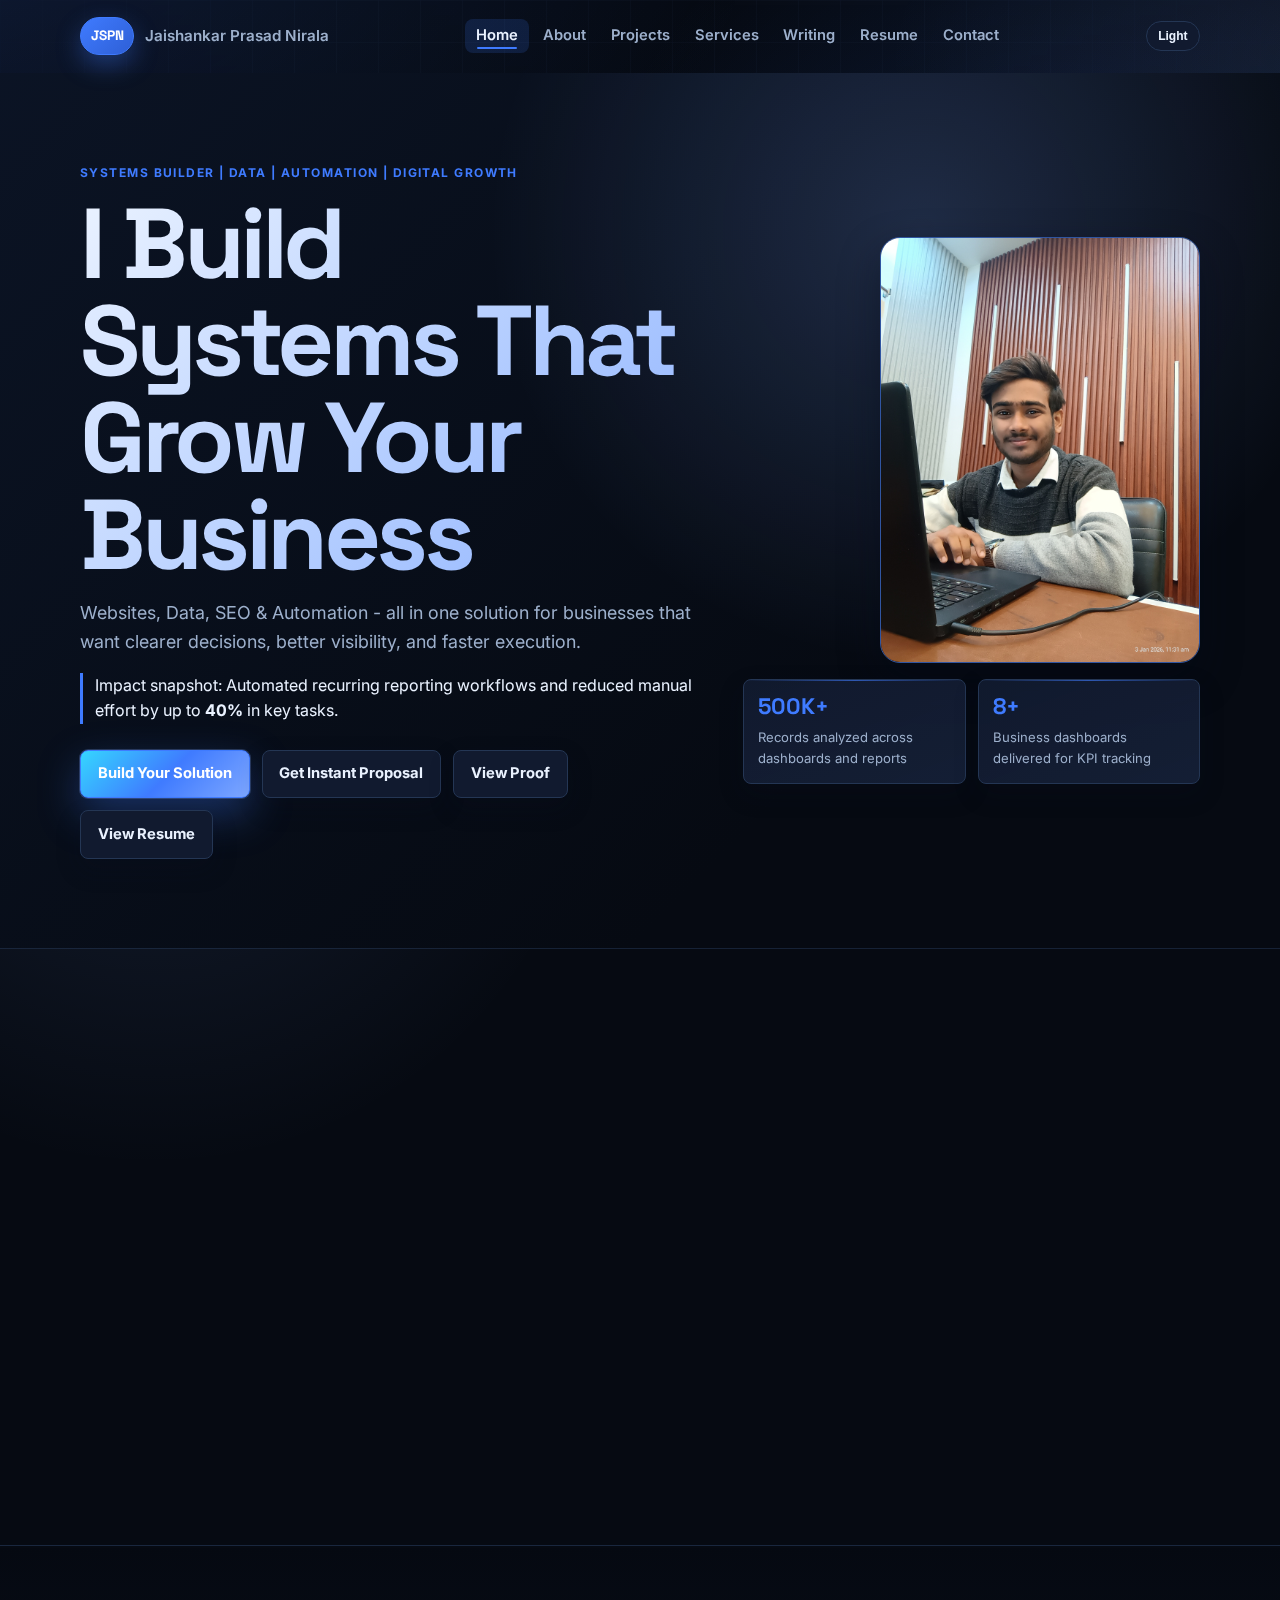
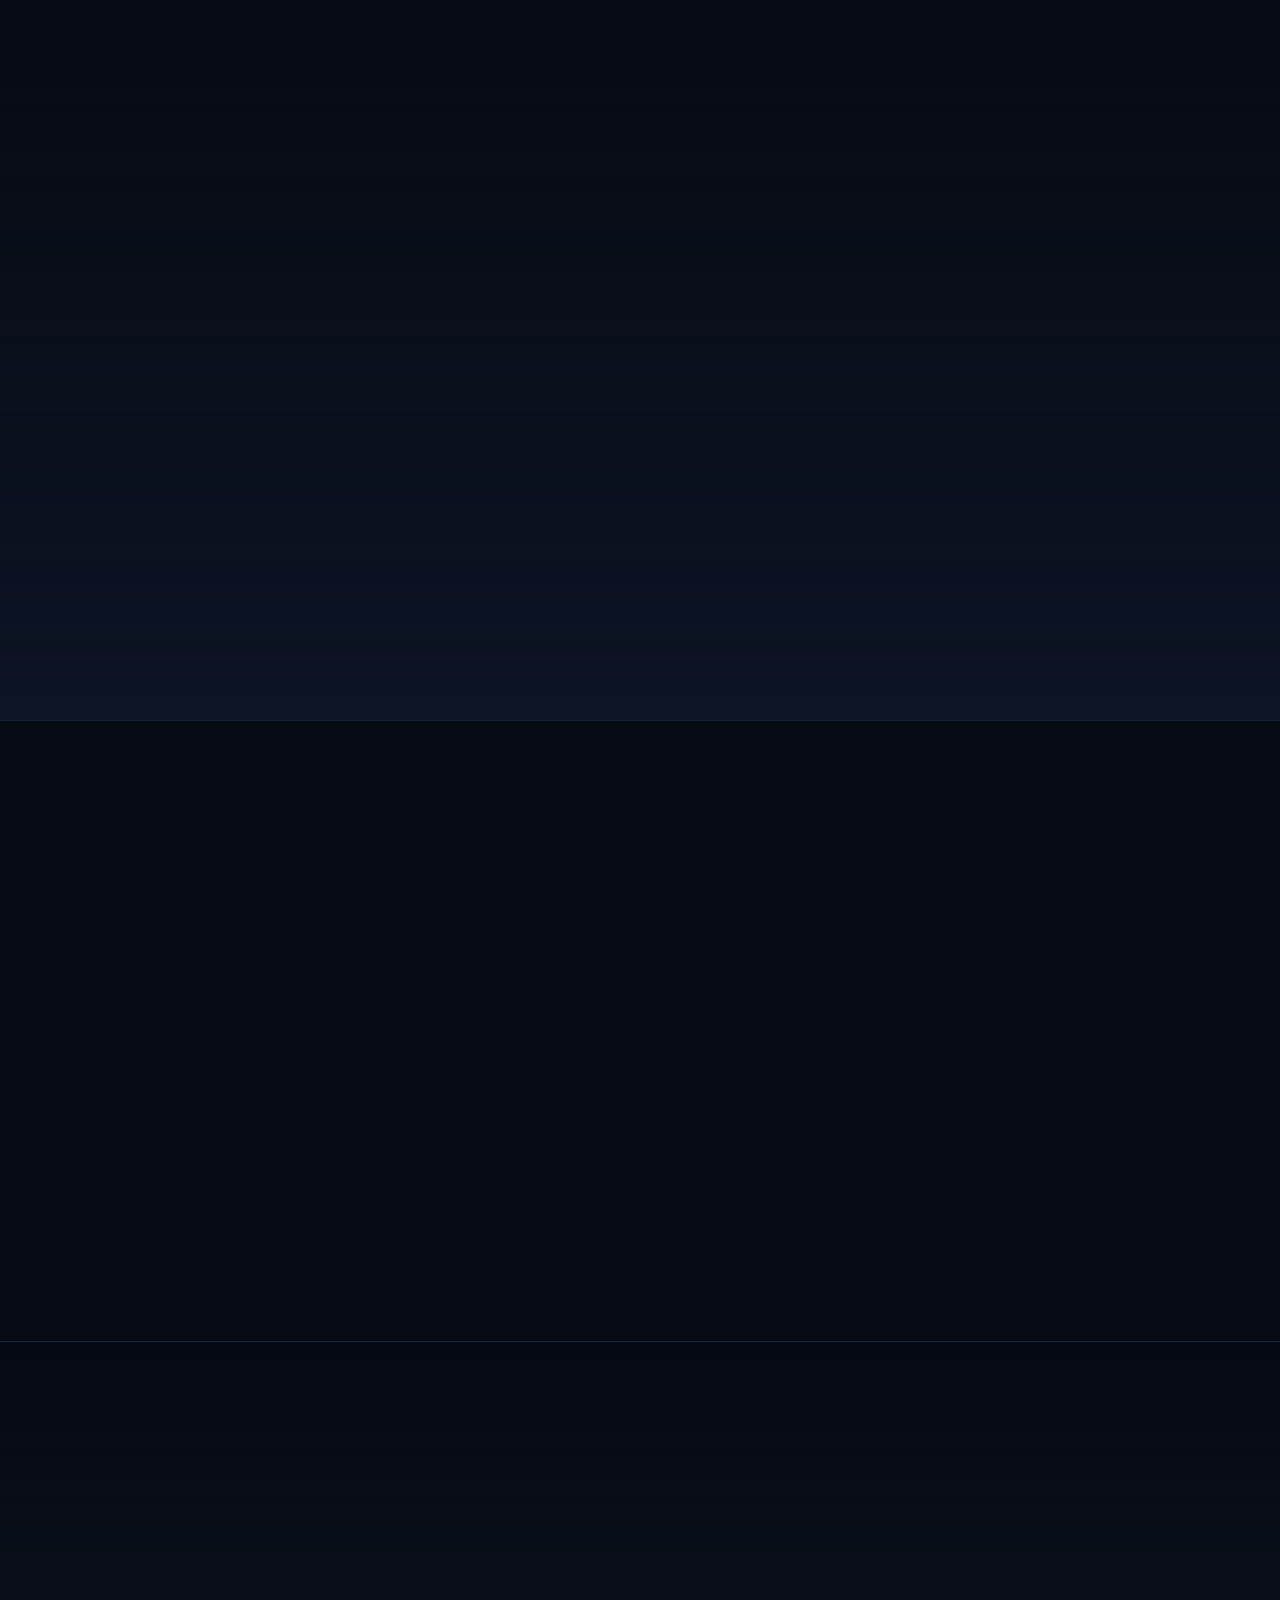
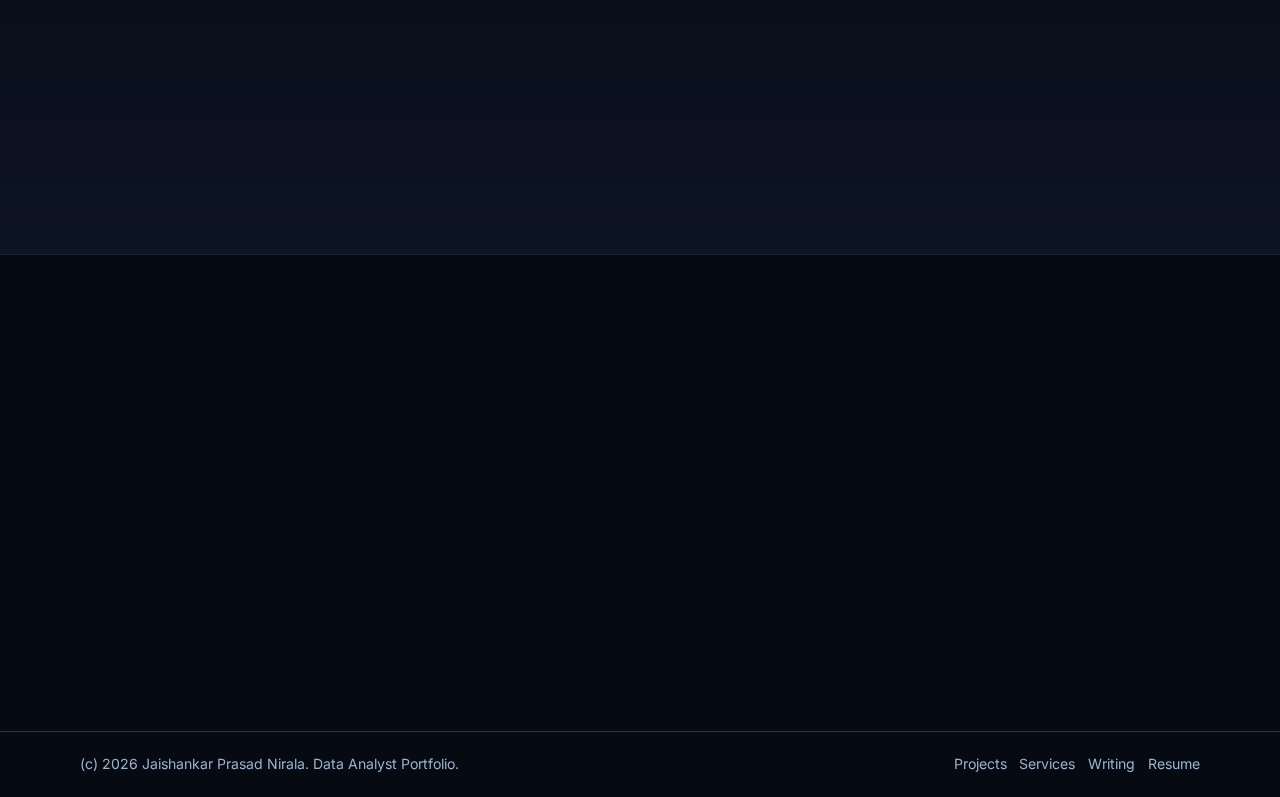
<file: index.html>
<!DOCTYPE html>
<html lang="en">
<head>
  <meta charset="UTF-8">
  <meta name="viewport" content="width=device-width, initial-scale=1.0">
  <title>Data Analyst Portfolio | Python, SQL & Power BI Expert</title>
  <meta name="author" content="Jaishankar Prasad Nirala">
  <meta name="description" content="Indian Data Analyst Portfolio showcasing Python, SQL reporting, Power BI dashboards & business automation. Hire an MIS reporting specialist.">
  <meta name="keywords" content="Data Analyst Portfolio, Python Data Analyst, SQL Reporting Specialist, Power BI Dashboard Developer, MIS Executive Portfolio, Jaishankar Prasad Nirala, JSPN portfolio, data analyst India, data analytics upwork" />
  <meta name="robots" content="index, follow">
  <meta name="theme-color" content="#0b1020">
  <link rel="canonical" href="https://jspn9400.github.io/portpholio/" />
  <link rel="alternate" hreflang="en" href="https://jspn9400.github.io/portpholio/" />
  <link rel="alternate" hreflang="x-default" href="https://jspn9400.github.io/portpholio/" />
  <meta property="og:type" content="website">
  <meta property="og:locale" content="en_US">
  <meta property="og:site_name" content="JSPN Portfolio">
  <meta property="og:title" content="Data Analyst Portfolio | Python, SQL and Power BI Expert">
  <meta property="og:description" content="Portfolio of Jaishankar Prasad Nirala with SQL, Python, Power BI projects and business reporting case studies.">
  <meta property="og:url" content="https://jspn9400.github.io/portpholio/">
  <meta property="og:image" content="https://jspn9400.github.io/portpholio/assets/others/IMG_20260103_113121168.jpg">
  <meta name="twitter:card" content="summary_large_image">
  <meta name="twitter:title" content="Data Analyst Portfolio | Python, SQL and Power BI Expert">
  <meta name="twitter:description" content="SQL, Python, Power BI portfolio with impact-driven analytics projects and reporting workflows.">
  <meta name="twitter:image" content="https://jspn9400.github.io/portpholio/assets/others/IMG_20260103_113121168.jpg">
  <script type="application/ld+json">
  {"@context":"https://schema.org","@type":"Person","name":"Jaishankar Prasad Nirala","jobTitle":"Data Analyst","url":"https://jspn9400.github.io/portpholio/","sameAs":["https://github.com/JSPN9400","https://www.linkedin.com/in/jaishankar-prasad-nirala-440a44243/"],"address":{"@type":"PostalAddress","addressCountry":"IN"}}
  </script>
  <script type="application/ld+json">
  {"@context":"https://schema.org","@type":"WebSite","name":"JSPN Portfolio","url":"https://jspn9400.github.io/portpholio/"}
  </script>
  <script type="application/ld+json">
  {"@context":"https://schema.org","@type":"WebPage","name":"Data Analyst Portfolio | Jaishankar Prasad Nirala","url":"https://jspn9400.github.io/portpholio/","description":"Portfolio of Jaishankar Prasad Nirala with SQL, Python, Power BI projects and business reporting case studies.","inLanguage":"en"}
  </script>
  <link rel="preconnect" href="https://fonts.googleapis.com">
  <link rel="preconnect" href="https://fonts.gstatic.com" crossorigin>
  <link href="https://fonts.googleapis.com/css2?family=Inter:wght@400;500;600;700;800&family=Space+Grotesk:wght@600;700&display=swap" rel="stylesheet">
  <link rel="stylesheet" href="assets/css/style.css?v=20260413.3">
  <script src="assets/js/script.js?v=20260224.1" defer></script>
</head>
<body data-page="home">
  <header class="site-header">
    <div class="container nav-container">
      <a class="brand" href="index.html" aria-label="Go to homepage">
        <span class="brand-mark">JSPN</span>
        <span class="brand-text">Jaishankar Prasad Nirala</span>
      </a>

      <button class="hamburger" id="hamburger" aria-label="Toggle navigation" aria-expanded="false" aria-controls="main-nav">
        <span></span>
        <span></span>
        <span></span>
      </button>

      <nav class="main-nav" id="main-nav" aria-label="Main navigation">
        <a class="nav-link" href="#home">Home</a>
        <a class="nav-link" href="#about">About</a>
        <a class="nav-link" href="projects.html">Projects</a>
        <a class="nav-link" href="freelance.html">Services</a>
        <a class="nav-link" href="writing.html">Writing</a>
        <a class="nav-link" href="resume.html">Resume</a>
        <a class="nav-link" href="#contact">Contact</a>
      </nav>

      <button class="theme-toggle" id="theme-toggle" aria-label="Toggle light and dark theme">
        <span id="theme-toggle-icon">Moon</span>
      </button>
    </div>
  </header>

  <main>
    <section class="hero section" id="home">
      <div class="hero-gradient"></div>
      <div class="container hero-grid">
        <div class="hero-copy reveal">
          <p class="eyebrow">Systems Builder | Data | Automation | Digital Growth</p>
          <h1>I Build Systems That Grow Your Business</h1>
          <p class="hero-summary">
            Websites, Data, SEO & Automation - all in one solution for businesses that want clearer decisions, better visibility, and faster execution.
          </p>
          <p class="impact-line">
            Impact snapshot: Automated recurring reporting workflows and reduced manual effort by up to <strong>40%</strong> in key tasks.
          </p>
          <div class="hero-actions">
            <a class="btn btn-primary" href="freelance.html">Build Your Solution</a>
            <a class="btn btn-secondary" href="freelance.html#enquiry-form">Get Instant Proposal</a>
            <a class="btn btn-secondary" href="projects.html">View Proof</a>
            <a class="btn btn-secondary" href="resume.html">View Resume</a>
          </div>
        </div>
        <div class="hero-media reveal">
          <img src="assets/others/IMG_20260103_113121168.jpg" alt="Portrait of Jaishankar Prasad Nirala" class="profile-image" loading="lazy">
          <div class="hero-metrics">
            <article class="metric-card">
              <h3>500K+</h3>
              <p>Records analyzed across dashboards and reports</p>
            </article>
            <article class="metric-card">
              <h3>8+</h3>
              <p>Business dashboards delivered for KPI tracking</p>
            </article>
          </div>
        </div>
      </div>
    </section>

    <section class="section" id="about">
      <div class="container">
        <div class="section-head reveal">
          <p class="eyebrow">About</p>
          <h2>Business-focused analytics execution</h2>
        </div>
        <div class="about-content reveal">
          <p>I am a results-driven Data Analyst and MIS Reporting Specialist based in India, building automated dashboards and analytical solutions that help business leaders and recruiters make data-backed decisions. With over two years of practical experience, I have delivered 5+ end-to-end projects, designed SQL reporting databases, written 500+ complex queries, and deployed interactive Power BI dashboards for KPI tracking.</p>
          <p>My toolkit includes <strong>Python (pandas, NumPy, matplotlib)</strong> for automation and data preparation, <strong>SQL</strong> for relational and analytical queries, and <strong>Power BI</strong> for decision-focused reporting. I have improved process efficiency by <strong>up to 40% through automation</strong>, replacing manual reporting with repeatable workflows.</p>
          <p>I work with a structured delivery model: clarify requirements, build clean data logic, create meaningful visuals, and iterate based on stakeholder feedback. This keeps reports reliable, understandable, and useful for real business decisions.</p>
          <p>Whether you are a recruiter hiring for analytics roles or a client needing reporting automation, this portfolio demonstrates practical delivery, measurable impact, and production-minded execution.</p>
        </div>
      </div>
    </section>

    <section class="section section-muted" id="skills">
      <div class="container">
        <div class="section-head reveal">
          <p class="eyebrow">Capabilities</p>
          <h2>Core strengths used to deliver outcomes</h2>
        </div>
        <div class="skills-grid reveal">
          <article class="skill-card-strong">
            <div class="skill-card-head">
              <h3>SQL Analytics</h3>
              <span class="skill-level">Advanced</span>
            </div>
            <ul class="skill-points">
              <li>Complex KPI queries with CTE and window functions.</li>
              <li>Faster reporting cuts repetitive manual extraction work.</li>
            </ul>
            <p class="skill-proof">Used in multi-dashboard reporting pipelines.</p>
          </article>

          <article class="skill-card-strong">
            <div class="skill-card-head">
              <h3>Python Automation</h3>
              <span class="skill-level">Advanced</span>
            </div>
            <ul class="skill-points">
              <li>Automated cleaning, validation, and recurring report prep.</li>
              <li>Improves consistency and reduces avoidable reporting errors.</li>
            </ul>
            <p class="skill-proof">Contributed to up to 40% manual effort reduction.</p>
          </article>

          <article class="skill-card-strong">
            <div class="skill-card-head">
              <h3>Power BI Storytelling</h3>
              <span class="skill-level">Advanced</span>
            </div>
            <ul class="skill-points">
              <li>Executive-ready dashboards for finance and operations KPIs.</li>
              <li>Designed for faster decision review in management meetings.</li>
            </ul>
            <p class="skill-proof">Delivered 8+ dashboard views across use cases.</p>
          </article>

          <article class="skill-card-strong">
            <div class="skill-card-head">
              <h3>MIS Reporting</h3>
              <span class="skill-level">Strong</span>
            </div>
            <ul class="skill-points">
              <li>Built reusable templates for weekly and monthly reporting.</li>
              <li>Improves stakeholder visibility on target vs actual performance.</li>
            </ul>
            <p class="skill-proof">Supports structured performance tracking cycles.</p>
          </article>

          <article class="skill-card-strong">
            <div class="skill-card-head">
              <h3>Excel + Power Query</h3>
              <span class="skill-level">Advanced</span>
            </div>
            <ul class="skill-points">
              <li>Modeling, pivot analysis, and structured transformation flows.</li>
              <li>Reliable operational reporting where spreadsheet workflows exist.</li>
            </ul>
            <p class="skill-proof">Improved speed and consistency in ad-hoc analysis.</p>
          </article>

          <article class="skill-card-strong">
            <div class="skill-card-head">
              <h3>Business Insight Delivery</h3>
              <span class="skill-level">Strong</span>
            </div>
            <ul class="skill-points">
              <li>Converts data outputs into clear actions for business teams.</li>
              <li>Focus on impact: revenue, efficiency, and KPI movement.</li>
            </ul>
            <p class="skill-proof">Built for Data Analyst / MIS / Reporting roles.</p>
          </article>
        </div>
      </div>
    </section>

    <section class="section" id="proof">
      <div class="container">
        <div class="section-head reveal">
          <p class="eyebrow">Why Recruiters Shortlist</p>
          <h2>What makes this portfolio relevant for Data Analyst hiring</h2>
          <p>Top portfolios clearly show impact, business context, and execution reliability, not only tool names.</p>
        </div>
        <div class="proof-grid reveal">
          <article class="proof-card">
            <h3>Business Impact First</h3>
            <p>Every project connects data work to measurable outcomes like reporting speed, KPI visibility, and process efficiency.</p>
          </article>
          <article class="proof-card">
            <h3>Decision-Ready Reporting</h3>
            <p>Dashboards and reports are structured for leaders to take action quickly, not just view charts.</p>
          </article>
          <article class="proof-card">
            <h3>Automation Mindset</h3>
            <p>Manual repetitive reporting is reduced through Python + SQL workflows for consistency and scale.</p>
          </article>
          <article class="proof-card">
            <h3>Ownership and Delivery</h3>
            <p>From problem framing to final insight communication, delivery is built as an end-to-end pipeline.</p>
          </article>
        </div>
      </div>
    </section>

    <section class="section section-muted" id="workflow">
      <div class="container">
        <div class="section-head reveal">
          <p class="eyebrow">Execution Framework</p>
          <h2>How I deliver analytics work in real teams</h2>
        </div>
        <div class="workflow-grid reveal">
          <article class="workflow-step">
            <span class="step-no">01</span>
            <h3>Define Business Question</h3>
            <p>Align KPIs and reporting objective with stakeholders before building.</p>
          </article>
          <article class="workflow-step">
            <span class="step-no">02</span>
            <h3>Prepare Reliable Data</h3>
            <p>Clean, validate, and standardize source data to improve trust in metrics.</p>
          </article>
          <article class="workflow-step">
            <span class="step-no">03</span>
            <h3>Build Analysis Layer</h3>
            <p>Create SQL/Python logic and visual model focused on decision use-cases.</p>
          </article>
          <article class="workflow-step">
            <span class="step-no">04</span>
            <h3>Communicate and Improve</h3>
            <p>Present insights clearly, gather feedback, and iterate for adoption.</p>
          </article>
        </div>
      </div>
    </section>

    <section class="section contact-section" id="contact">
      <div class="container contact-grid">
        <div class="contact-copy reveal">
          <p class="eyebrow">Contact</p>
          <h2>Let us connect for Data Analyst / MIS / Reporting opportunities.</h2>
          <p>
            I am open to full-time roles, internships, and project collaborations.
            Reach me directly using the links below.
          </p>
          <ul class="contact-points">
            <li>Email: <a href="mailto:nirla9400@gmail.com">nirla9400@gmail.com</a></li>
            <li>LinkedIn: <a href="https://www.linkedin.com/in/jaishankar-prasad-nirala-440a44243/" target="_blank" rel="noreferrer">Jaishankar Prasad Nirala</a></li>
            <li>Instagram: <a href="https://www.instagram.com/jaisankar9400/" target="_blank" rel="noreferrer">@jaisankar9400</a></li>
            <li>GitHub: <a href="https://github.com/JSPN9400" target="_blank" rel="noreferrer">JSPN9400</a></li>
          </ul>
        </div>

        <div class="contact-links-card reveal">
          <h3>Quick Connect</h3>
          <a class="contact-link-item" href="mailto:nirla9400@gmail.com">Gmail</a>
          <a class="contact-link-item" href="https://www.linkedin.com/in/jaishankar-prasad-nirala-440a44243/" target="_blank" rel="noreferrer">LinkedIn</a>
          <a class="contact-link-item" href="https://www.instagram.com/jaisankar9400/" target="_blank" rel="noreferrer">Instagram</a>
          <a class="contact-link-item" href="https://github.com/JSPN9400" target="_blank" rel="noreferrer">GitHub</a>
        </div>
      </div>
    </section>
  </main>

  <footer class="site-footer">
    <div class="container footer-wrap">
      <p>(c) 2026 Jaishankar Prasad Nirala. Data Analyst Portfolio.</p>
      <div class="footer-links">
        <a href="projects.html">Projects</a>
        <a href="freelance.html">Services</a>
        <a href="writing.html">Writing</a>
        <a href="resume.html">Resume</a>
      </div>
    </div>
  </footer>
</body>
</html>
</file>
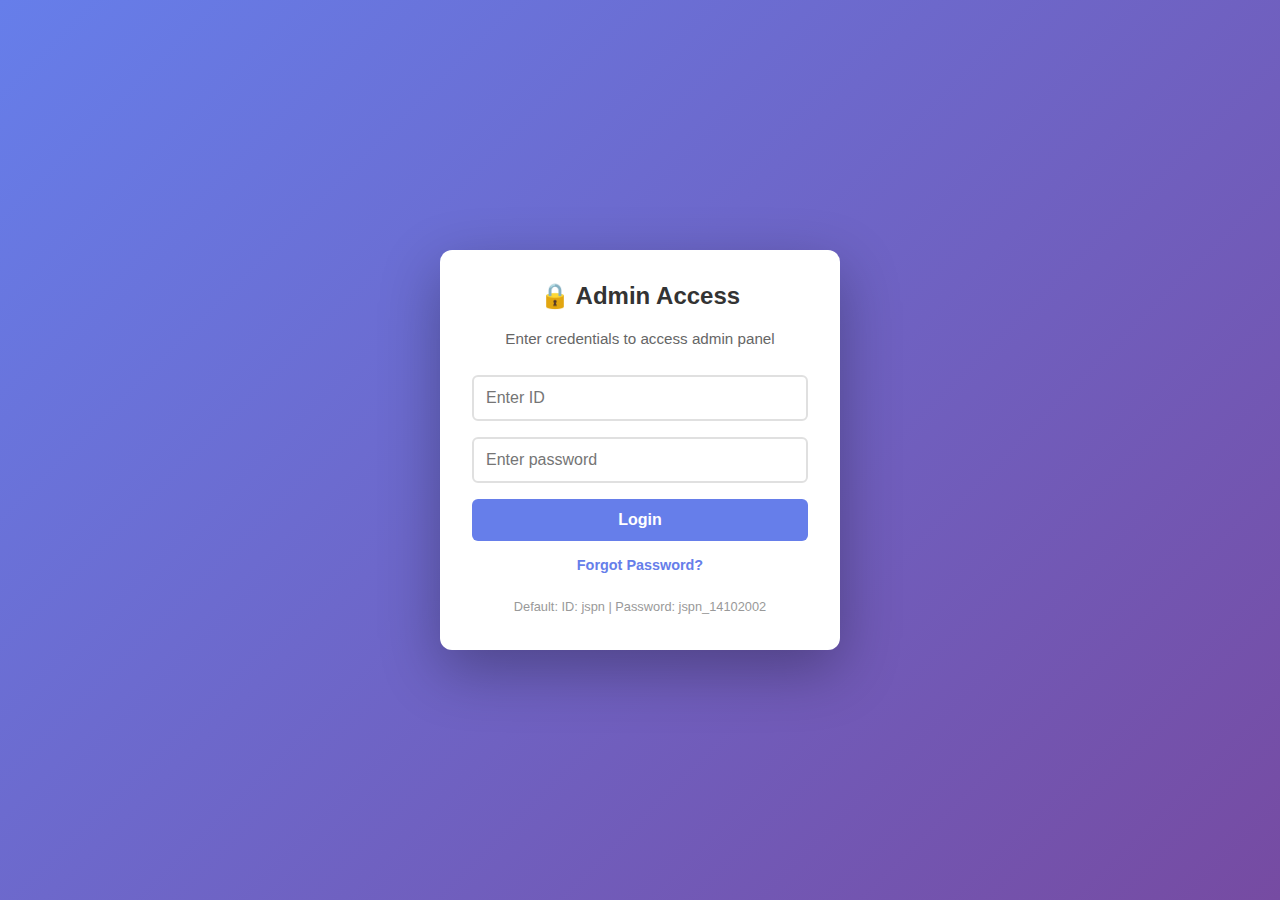
<file: admin.html>
<!DOCTYPE html>
<html lang="en">
<head>
  <meta charset="UTF-8">
  <meta name="viewport" content="width=device-width, initial-scale=1.0">
  <title>Admin Portal - Add Content</title>
  <link rel="stylesheet" href="assets/css/style.css">
  <style>
    .admin-container {
      max-width: 800px;
      margin: 0 auto;
      padding: 2rem 1rem;
    }

    .admin-form {
      background: var(--color-card);
      border: 1px solid var(--color-border);
      border-radius: 8px;
      padding: 2rem;
      margin-bottom: 2rem;
    }

    html.dark .admin-form {
      border-color: rgba(95, 163, 208, 0.15);
    }

    .form-group {
      margin-bottom: 1.5rem;
    }

    .form-group label {
      display: block;
      font-weight: 600;
      color: var(--color-text);
      margin-bottom: 0.5rem;
      font-size: 0.95rem;
    }

    .form-group input,
    .form-group select,
    .form-group textarea {
      width: 100%;
      padding: 0.75rem;
      border: 1px solid var(--color-border);
      border-radius: 4px;
      font-family: inherit;
      font-size: 0.95rem;
      background: var(--color-bg);
      color: var(--color-text);
      box-sizing: border-box;
    }

    html.dark .form-group input,
    html.dark .form-group select,
    html.dark .form-group textarea {
      border-color: rgba(95, 163, 208, 0.2);
      background: #1a1a1a;
    }

    .form-group textarea {
      min-height: 150px;
      resize: vertical;
    }

    .form-group input:focus,
    .form-group select:focus,
    .form-group textarea:focus {
      outline: none;
      border-color: var(--color-accent);
      box-shadow: 0 0 0 3px rgba(79, 70, 229, 0.1);
    }

    .button-group {
      display: flex;
      gap: 1rem;
      margin-top: 2rem;
    }

    .btn {
      padding: 0.75rem 1.5rem;
      border: none;
      border-radius: 4px;
      font-weight: 600;
      cursor: pointer;
      font-size: 0.95rem;
      transition: all 0.3s;
    }

    .btn-primary {
      background: var(--color-accent);
      color: white;
    }

    .btn-primary:hover {
      background: var(--color-accent2);
      transform: translateY(-2px);
    }

    .btn-secondary {
      background: var(--color-border);
      color: var(--color-text);
    }

    .btn-secondary:hover {
      background: var(--color-accent);
      color: white;
    }

    .success-message {
      background: #4caf50;
      color: white;
      padding: 1rem;
      border-radius: 4px;
      margin-bottom: 1rem;
      display: none;
    }

    .success-message.show {
      display: block;
    }

    .content-list {
      margin-top: 3rem;
    }

    .content-list h2 {
      font-size: 1.3rem;
      color: var(--color-accent);
      margin-bottom: 1.5rem;
    }

    html.dark .content-list h2 {
      color: var(--color-accent2);
    }

    .content-item {
      background: var(--color-card);
      border: 1px solid var(--color-border);
      border-radius: 8px;
      padding: 1.5rem;
      margin-bottom: 1rem;
      display: flex;
      justify-content: space-between;
      align-items: center;
    }

    html.dark .content-item {
      border-color: rgba(95, 163, 208, 0.15);
    }

    .content-item-info h3 {
      margin: 0 0 0.5rem 0;
      font-size: 1rem;
      color: var(--color-text);
    }

    .content-item-info p {
      margin: 0;
      font-size: 0.85rem;
      color: var(--color-text-light);
    }

    .content-type-badge {
      display: inline-block;
      padding: 0.25rem 0.75rem;
      border-radius: 12px;
      font-size: 0.75rem;
      font-weight: 600;
      margin-right: 0.5rem;
    }

    .badge-blog {
      background: rgba(79, 70, 229, 0.2);
      color: var(--color-accent);
    }

    .badge-poem {
      background: rgba(95, 163, 208, 0.2);
      color: var(--color-accent2);
    }

    .btn-delete {
      background: #ff6b6b;
      color: white;
      padding: 0.5rem 1rem;
      border: none;
      border-radius: 4px;
      cursor: pointer;
      font-size: 0.85rem;
      font-weight: 600;
      transition: background 0.3s;
    }

    .btn-delete:hover {
      background: #ee5a52;
    }

    .btn-edit {
      background: #3f7bff;
      color: white;
      padding: 0.5rem 1rem;
      border: none;
      border-radius: 4px;
      cursor: pointer;
      font-size: 0.85rem;
      font-weight: 600;
      transition: background 0.3s;
    }

    .btn-edit:hover {
      background: #2e5fd6;
    }

    .content-actions {
      display: flex;
      gap: 0.5rem;
      flex-wrap: wrap;
      justify-content: flex-end;
    }

    .field-help {
      margin-top: 0.4rem;
      font-size: 0.8rem;
      color: var(--color-text-light);
    }

    .empty-content-list {
      text-align: center;
      padding: 2rem;
      color: var(--color-text-light);
      font-style: italic;
    }

    .admin-header {
      text-align: center;
      margin-bottom: 2rem;
    }

    .admin-header h1 {
      font-size: 2rem;
      color: var(--color-accent);
      margin-bottom: 0.5rem;
    }

    html.dark .admin-header h1 {
      color: var(--color-accent2);
    }

    .admin-header p {
      color: var(--color-text-light);
      margin: 0;
    }

    .type-selector {
      display: grid;
      grid-template-columns: 1fr 1fr;
      gap: 1rem;
      margin-bottom: 1.5rem;
    }

    .type-option {
      position: relative;
    }

    .type-option input[type="radio"] {
      display: none;
    }

    .type-option label {
      display: block;
      padding: 1rem;
      border: 2px solid var(--color-border);
      border-radius: 4px;
      text-align: center;
      cursor: pointer;
      font-weight: 600;
      transition: all 0.3s;
      margin-bottom: 0;
    }

    .type-option input[type="radio"]:checked + label {
      border-color: var(--color-accent);
      background: rgba(79, 70, 229, 0.1);
      color: var(--color-accent);
    }

    html.dark .type-option input[type="radio"]:checked + label {
      color: var(--color-accent2);
      border-color: var(--color-accent2);
      background: rgba(95, 163, 208, 0.1);
    }

    .form-section-title {
      font-size: 1.1rem;
      font-weight: 700;
      color: var(--color-accent);
      margin-bottom: 1.5rem;
      padding-bottom: 1rem;
      border-bottom: 2px solid var(--color-border);
    }

    html.dark .form-section-title {
      color: var(--color-accent2);
      border-bottom-color: rgba(95, 163, 208, 0.2);
    }

    @media (max-width: 760px) {
      .content-item {
        flex-direction: column;
        align-items: flex-start;
        gap: 0.9rem;
      }

      .content-actions {
        width: 100%;
        justify-content: flex-start;
      }
    }
  </style>
</head>
<body>
  <!-- Password Protection Screen -->
  <div id="passwordScreen" style="position: fixed; top: 0; left: 0; width: 100%; height: 100%; background: linear-gradient(135deg, #667eea 0%, #764ba2 100%); display: flex; align-items: center; justify-content: center; z-index: 9999; font-family: -apple-system, BlinkMacSystemFont, 'Segoe UI', Roboto, Oxygen, Ubuntu, Cantarell, sans-serif;">
    <div style="background: white; padding: 2rem; border-radius: 12px; box-shadow: 0 20px 60px rgba(0,0,0,0.3); max-width: 400px; width: 90%; text-align: center;">
      <h2 style="margin: 0 0 1rem 0; color: #333; font-size: 1.5rem;">🔒 Admin Access</h2>
      <p style="color: #666; margin-bottom: 1.5rem; font-size: 0.95rem;">Enter credentials to access admin panel</p>
      
      <div id="loginForm">
        <input type="text" id="adminID" placeholder="Enter ID" style="width: 100%; padding: 0.75rem; border: 2px solid #e0e0e0; border-radius: 6px; font-size: 1rem; margin-bottom: 1rem; box-sizing: border-box;" onkeypress="if(event.key==='Enter') checkPassword()">
        <input type="password" id="adminPassword" placeholder="Enter password" style="width: 100%; padding: 0.75rem; border: 2px solid #e0e0e0; border-radius: 6px; font-size: 1rem; margin-bottom: 1rem; box-sizing: border-box;" onkeypress="if(event.key==='Enter') checkPassword()">
        <button onclick="checkPassword()" style="width: 100%; padding: 0.75rem; background: #667eea; color: white; border: none; border-radius: 6px; font-weight: 600; cursor: pointer; font-size: 1rem; transition: background 0.3s; margin-bottom: 0.5rem;">Login</button>
        <button onclick="togglePasswordReset()" style="width: 100%; padding: 0.5rem; background: transparent; color: #667eea; border: none; border-radius: 6px; font-weight: 600; cursor: pointer; font-size: 0.9rem; transition: background 0.3s;">Forgot Password?</button>
      </div>

      <div id="resetForm" style="display: none;">
        <p style="color: #666; margin-bottom: 1rem; font-size: 0.9rem; text-align: left;">Change your credentials:</p>
        <input type="text" id="newID" placeholder="New ID" style="width: 100%; padding: 0.75rem; border: 2px solid #e0e0e0; border-radius: 6px; font-size: 1rem; margin-bottom: 1rem; box-sizing: border-box;">
        <input type="password" id="newPassword" placeholder="New Password" style="width: 100%; padding: 0.75rem; border: 2px solid #e0e0e0; border-radius: 6px; font-size: 1rem; margin-bottom: 1rem; box-sizing: border-box;">
        <input type="password" id="confirmPassword" placeholder="Confirm Password" style="width: 100%; padding: 0.75rem; border: 2px solid #e0e0e0; border-radius: 6px; font-size: 1rem; margin-bottom: 1rem; box-sizing: border-box;">
        <button onclick="resetPassword()" style="width: 100%; padding: 0.75rem; background: #667eea; color: white; border: none; border-radius: 6px; font-weight: 600; cursor: pointer; font-size: 1rem; transition: background 0.3s; margin-bottom: 0.5rem;">Update Credentials</button>
        <button onclick="togglePasswordReset()" style="width: 100%; padding: 0.5rem; background: transparent; color: #667eea; border: none; border-radius: 6px; font-weight: 600; cursor: pointer; font-size: 0.9rem; transition: background 0.3s;">Back to Login</button>
      </div>

      <p style="color: #999; font-size: 0.8rem; margin-top: 1rem; margin-bottom: 0;">Default: ID: jspn | Password: jspn_14102002</p>
    </div>
  </div>

  <!-- Main Admin Content (Hidden until password is correct) -->
  <div id="adminContent" style="display: none;">
  <header class="header">
    <nav class="navbar">
      <div class="container">
        <div class="nav-content">
          <a href="index.html" class="nav-logo">Portfolio</a>
          <ul class="nav-links">
            <li><a href="index.html">Home</a></li>
            <li><a href="projects.html">Projects</a></li>
            <li><a href="writing.html">Writing & Reflections</a></li>
            <li><a href="admin.html" class="active">Admin Panel</a></li>
          </ul>
          <button class="theme-toggle" id="themeToggle" aria-label="Toggle theme">
            <span class="theme-icon">🌙</span>
          </button>
        </div>
      </div>
    </nav>
  </header>

  <main>
    <div class="admin-container">
      <div class="admin-header">
        <h1>✏️ Add Your Content</h1>
        <p>Add blog articles or poems to your Writing page</p>
      </div>

      <div class="success-message" id="successMessage">
        Content saved successfully. Visit <a href="writing.html" style="color: white; text-decoration: underline;">Writing</a> to see it.
      </div>

      <!-- Add Content Form -->
      <form class="admin-form" id="contentForm">
        <div class="form-section-title">Choose Content Type</div>

        <div class="type-selector">
          <div class="type-option">
            <input type="radio" id="typeBlog" name="contentType" value="blog" checked>
            <label for="typeBlog">📝 Blog Article</label>
          </div>
          <div class="type-option">
            <input type="radio" id="typePoem" name="contentType" value="poem">
            <label for="typePoem">✨ Poem</label>
          </div>
        </div>

        <hr style="border: none; border-top: 1px solid var(--color-border); margin: 1.5rem 0;">

        <div class="form-section-title">Content Details</div>

        <div class="form-group">
          <label for="title">Title</label>
          <input type="text" id="title" name="title" placeholder="Enter your title" required>
        </div>

        <div class="form-group">
          <label for="subheading">Subheading</label>
          <input type="text" id="subheading" name="subheading" placeholder="Add a short subheading (optional)">
          <p class="field-help">This appears below the title for better reader flow.</p>
        </div>

        <div class="form-group">
          <label for="category">Category</label>
          <input type="text" id="category" name="category" placeholder="e.g., Self, Politics, Environment, Data, Poem">
        </div>

        <div class="form-group">
          <label for="date">Date</label>
          <input type="text" id="date" name="date" placeholder="e.g., March 2024" value="February 2026" required>
        </div>

        <div class="form-group" id="contentGroup">
          <label for="content">Content</label>
          <textarea id="content" name="content" placeholder="Write your blog article here..." required></textarea>
        </div>

        <div class="form-group" id="poemHint" style="display: none; background: rgba(79, 70, 229, 0.1); padding: 1rem; border-radius: 4px; border-left: 4px solid var(--color-accent); margin-bottom: 1rem;">
          <p style="margin: 0; font-size: 0.9rem; color: var(--color-text-light);">
            💡 <strong>Tip:</strong> For poems, use line breaks. Each new line will appear on a new line in your poem.
          </p>
        </div>

        <input type="hidden" id="editingIndex" value="">

        <div class="button-group">
          <button type="submit" class="btn btn-primary" id="submitBtn">Add Content</button>
          <button type="button" class="btn btn-secondary" id="cancelEditBtn" style="display: none;">Cancel Edit</button>
          <button type="reset" class="btn btn-secondary">Clear Form</button>
        </div>
      </form>

      <!-- List of Added Content -->
      <div class="content-list">
        <h2>📚 Your Content</h2>
        <div id="contentListContainer"></div>
      </div>

      <!-- Backup & Restore Section -->
      <div class="content-list" style="margin-top: 3rem; padding-top: 2rem; border-top: 2px solid var(--color-border);">
        <h2 style="margin-bottom: 1.5rem;">💾 Backup & Restore</h2>
        <p style="color: var(--color-text-light); margin-bottom: 1.5rem; font-size: 0.95rem;">
          Your content is stored in your browser. Backup it regularly to keep it safe across devices.
        </p>
        
        <div style="display: grid; grid-template-columns: 1fr 1fr; gap: 1rem; margin-bottom: 2rem;">
          <button onclick="downloadBackup()" class="btn btn-primary" style="width: 100%;">
            ⬇️ Download Backup
          </button>
          <button onclick="document.getElementById('uploadBackup').click()" class="btn btn-primary" style="width: 100%;">
            ⬆️ Restore Backup
          </button>
        </div>
        <input type="file" id="uploadBackup" accept=".json" style="display: none;" onchange="uploadBackup(event)">
      </div>

      <!-- Security Section -->
      <div class="content-list" style="margin-top: 2rem; padding-top: 2rem; border-top: 2px solid var(--color-border);">
        <h2 style="margin-bottom: 1.5rem;">🔐 Security</h2>
        <p style="color: var(--color-text-light); margin-bottom: 1.5rem; font-size: 0.95rem;">
          Change your admin credentials anytime.
        </p>
        <button onclick="openPasswordChange()" class="btn btn-primary" style="width: 100%;">
          🔑 Change Credentials
        </button>
      </div>
  </main>

  <footer class="footer">
    <div class="container">
      <div class="footer-content">
        <p>&copy; 2024 My Portfolio. All rights reserved.</p>
        <div class="footer-links">
          <a href="https://github.com" target="_blank" rel="noopener noreferrer">GitHub</a>
          <a href="https://linkedin.com" target="_blank" rel="noopener noreferrer">LinkedIn</a>
          <a href="mailto:your.email@example.com">Email</a>
        </div>
      </div>
    </div>
  </footer>
  </div><!-- End adminContent -->

  <script src="assets/js/script.js?v=20260224.2"></script>
  <script src="assets/js/admin.js?v=20260224.2"></script>
  <script>
    // Admin Credentials - Change anytime!
    // Default: ID: jspn | Password: jspn_14102002
    
    function getStoredCredentials() {
      const stored = localStorage.getItem('adminCredentials');
      if (stored) {
        return JSON.parse(stored);
      }
      // Default credentials
      return {
        id: 'jspn',
        password: 'jspn_14102002'
      };
    }

    function saveCredentials(id, password) {
      localStorage.setItem('adminCredentials', JSON.stringify({ id, password }));
    }

    function checkPassword() {
      const credentials = getStoredCredentials();
      const enteredID = document.getElementById('adminID').value.trim();
      const enteredPassword = document.getElementById('adminPassword').value;

      if (enteredID === credentials.id && enteredPassword === credentials.password) {
        document.getElementById('passwordScreen').style.display = 'none';
        document.getElementById('adminContent').style.display = 'block';
      } else {
        alert('❌ Wrong ID or password!');
        document.getElementById('adminID').value = '';
        document.getElementById('adminPassword').value = '';
      }
    }

    function togglePasswordReset() {
      document.getElementById('loginForm').style.display = 
        document.getElementById('loginForm').style.display === 'none' ? 'block' : 'none';
      document.getElementById('resetForm').style.display = 
        document.getElementById('resetForm').style.display === 'block' ? 'none' : 'block';
    }

    function resetPassword() {
      const newID = document.getElementById('newID').value.trim();
      const newPassword = document.getElementById('newPassword').value;
      const confirmPassword = document.getElementById('confirmPassword').value;

      if (!newID || !newPassword) {
        alert('❌ Please fill out all fields');
        return;
      }

      if (newPassword !== confirmPassword) {
        alert('❌ Passwords do not match');
        return;
      }

      if (newPassword.length < 6) {
        alert('❌ Password must be at least 6 characters');
        return;
      }

      saveCredentials(newID, newPassword);
      alert('✅ Credentials updated successfully!\n\nNew ID: ' + newID + '\nNew Password: ' + newPassword);
      
      // Reset form
      document.getElementById('newID').value = '';
      document.getElementById('newPassword').value = '';
      document.getElementById('confirmPassword').value = '';
      togglePasswordReset();
    }

    function openPasswordChange() {
      const credentials = getStoredCredentials();
      alert('Current Credentials:\nID: ' + credentials.id + '\nPassword: ' + credentials.password + '\n\nGo to login page to change them.');
    }
  </script>
</body>
</html>
</file>
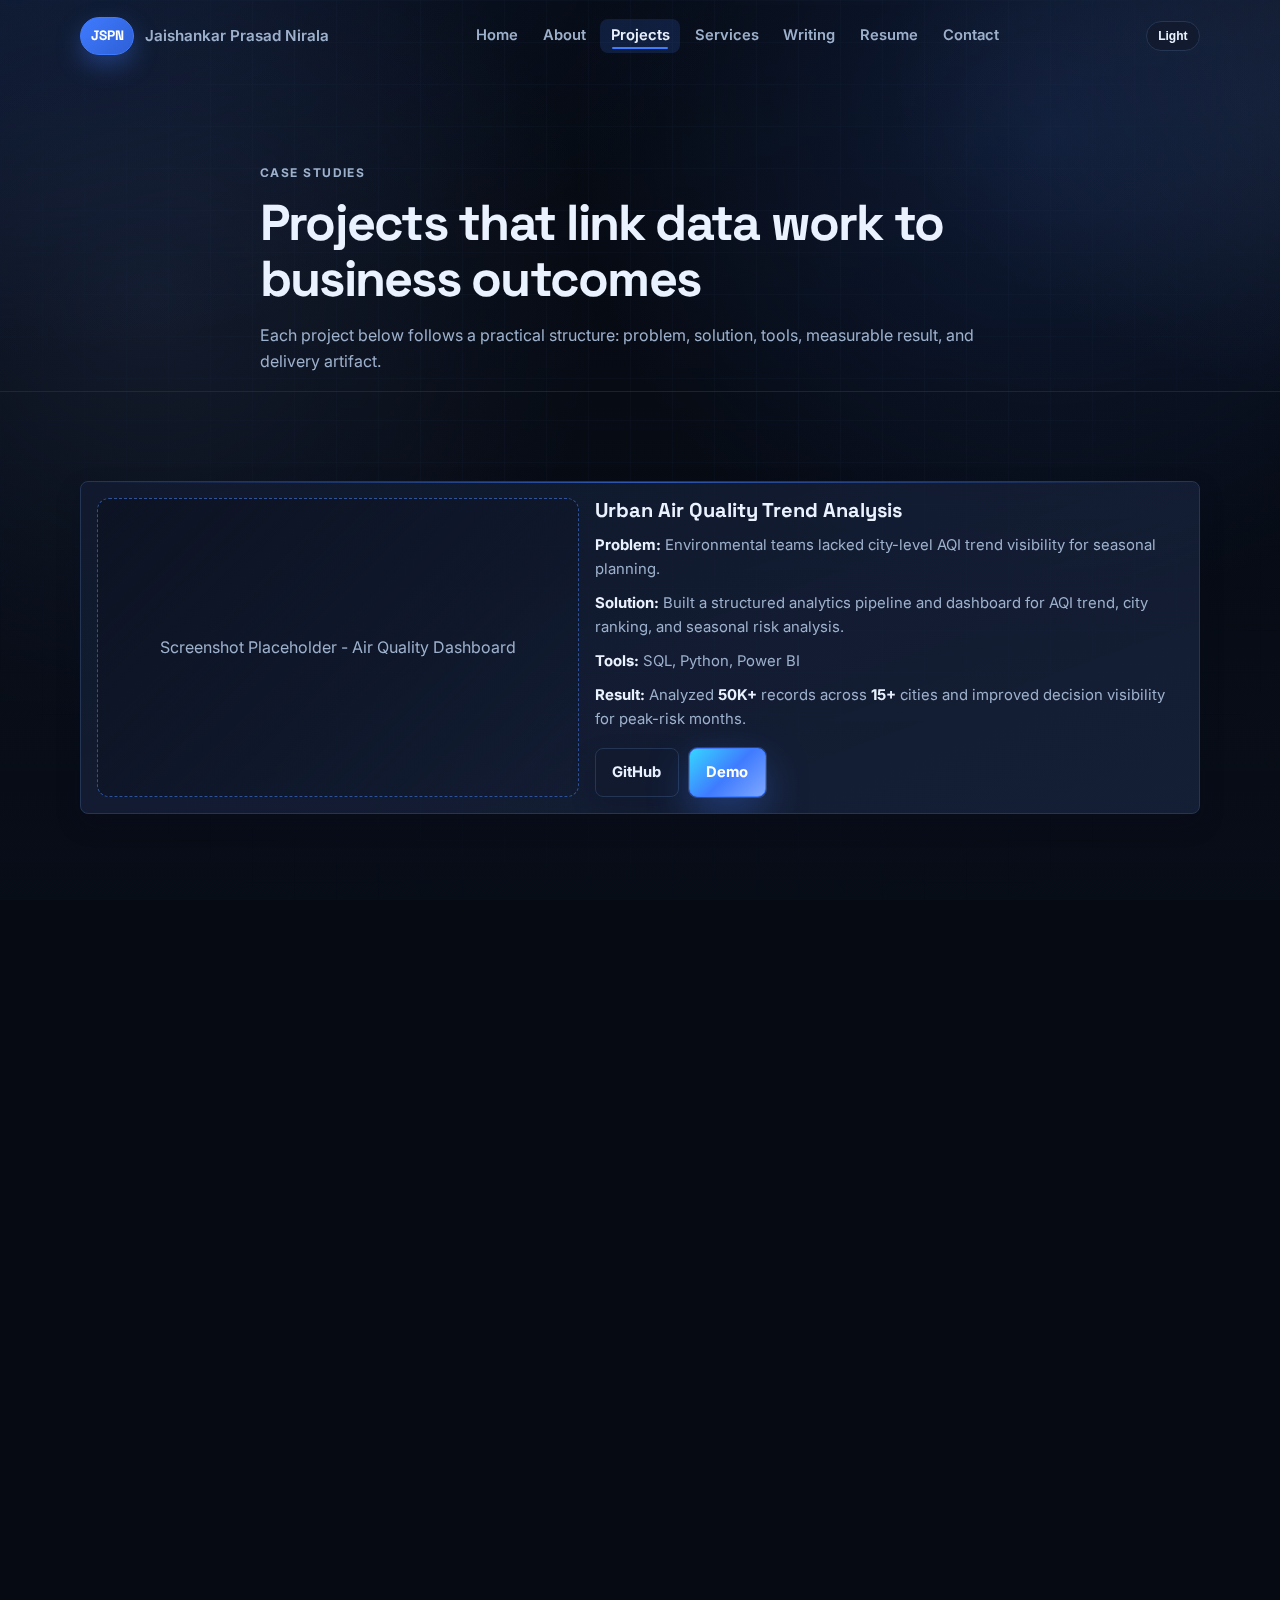
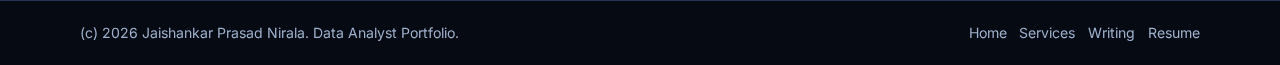
<file: projects.html>
<!DOCTYPE html>
<html lang="en">
<head>
  <meta charset="UTF-8">
  <meta name="viewport" content="width=device-width, initial-scale=1.0">
  <title>Projects | Jaishankar Prasad Nirala</title>
  <meta name="description" content="Case-study style data analytics projects by Jaishankar Prasad Nirala.">
  <meta name="robots" content="index, follow">
  <meta name="theme-color" content="#0b1020">
  <link rel="canonical" href="https://jspn9400.github.io/portpholio/projects.html">
  <link rel="alternate" hreflang="en" href="https://jspn9400.github.io/portpholio/projects.html">
  <link rel="alternate" hreflang="x-default" href="https://jspn9400.github.io/portpholio/projects.html">
  <meta property="og:type" content="website">
  <meta property="og:locale" content="en_US">
  <meta property="og:site_name" content="JSPN Portfolio">
  <meta property="og:title" content="Projects | Jaishankar Prasad Nirala">
  <meta property="og:description" content="Impact-focused data analytics case studies with problem, solution, tools, and measurable outcomes.">
  <meta property="og:url" content="https://jspn9400.github.io/portpholio/projects.html">
  <meta property="og:image" content="https://jspn9400.github.io/portpholio/assets/others/IMG_20260103_113121168.jpg">
  <meta name="twitter:card" content="summary_large_image">
  <meta name="twitter:title" content="Projects | Jaishankar Prasad Nirala">
  <meta name="twitter:description" content="Data analytics project case studies covering SQL, Python, and BI reporting delivery.">
  <meta name="twitter:image" content="https://jspn9400.github.io/portpholio/assets/others/IMG_20260103_113121168.jpg">
  <script type="application/ld+json">
  {"@context":"https://schema.org","@type":"WebPage","name":"Projects | Jaishankar Prasad Nirala","url":"https://jspn9400.github.io/portpholio/projects.html","description":"Impact-focused data analytics case studies with problem, solution, tools, and measurable outcomes.","inLanguage":"en"}
  </script>
  <link rel="preconnect" href="https://fonts.googleapis.com">
  <link rel="preconnect" href="https://fonts.gstatic.com" crossorigin>
  <link href="https://fonts.googleapis.com/css2?family=Inter:wght@400;500;600;700;800&family=Space+Grotesk:wght@600;700&display=swap" rel="stylesheet">
  <link rel="stylesheet" href="assets/css/style.css?v=20260224.1">
  <script src="assets/js/script.js?v=20260224.1" defer></script>
</head>
<body data-page="projects">
  <header class="site-header">
    <div class="container nav-container">
      <a class="brand" href="index.html" aria-label="Go to homepage">
        <span class="brand-mark">JSPN</span>
        <span class="brand-text">Jaishankar Prasad Nirala</span>
      </a>

      <button class="hamburger" id="hamburger" aria-label="Toggle navigation" aria-expanded="false" aria-controls="main-nav">
        <span></span>
        <span></span>
        <span></span>
      </button>

      <nav class="main-nav" id="main-nav" aria-label="Main navigation">
        <a class="nav-link" href="index.html#home">Home</a>
        <a class="nav-link" href="index.html#about">About</a>
        <a class="nav-link" href="projects.html">Projects</a>
        <a class="nav-link" href="freelance.html">Services</a>
        <a class="nav-link" href="writing.html">Writing</a>
        <a class="nav-link" href="resume.html">Resume</a>
        <a class="nav-link" href="index.html#contact">Contact</a>
      </nav>

      <button class="theme-toggle" id="theme-toggle" aria-label="Toggle light and dark theme">
        <span id="theme-toggle-icon">Moon</span>
      </button>
    </div>
  </header>

  <main>
    <section class="section project-hero">
      <div class="container section-head reveal">
        <p class="eyebrow">Case Studies</p>
        <h1>Projects that link data work to business outcomes</h1>
        <p>Each project below follows a practical structure: problem, solution, tools, measurable result, and delivery artifact.</p>
      </div>
    </section>

    <section class="section">
      <div class="container case-grid">
        <article class="case-card reveal">
          <div class="case-media">Screenshot Placeholder - Air Quality Dashboard</div>
          <div class="case-body">
            <h2>Urban Air Quality Trend Analysis</h2>
            <div class="case-row"><strong>Problem:</strong> Environmental teams lacked city-level AQI trend visibility for seasonal planning.</div>
            <div class="case-row"><strong>Solution:</strong> Built a structured analytics pipeline and dashboard for AQI trend, city ranking, and seasonal risk analysis.</div>
            <div class="case-row"><strong>Tools:</strong> SQL, Python, Power BI</div>
            <div class="case-row"><strong>Result:</strong> Analyzed <strong>50K+</strong> records across <strong>15+</strong> cities and improved decision visibility for peak-risk months.</div>
            <div class="case-actions">
              <a class="btn btn-secondary" href="https://github.com/JSPN9400" target="_blank" rel="noreferrer">GitHub</a>
              <a class="btn btn-primary" href="#" aria-disabled="true">Demo</a>
            </div>
          </div>
        </article>

        <article class="case-card reveal">
          <div class="case-media">Screenshot Placeholder - Sales KPI Dashboard</div>
          <div class="case-body">
            <h2>Sales and Revenue KPI Dashboard</h2>
            <div class="case-row"><strong>Problem:</strong> Management reports were manually prepared and delayed weekly decision cycles.</div>
            <div class="case-row"><strong>Solution:</strong> Implemented automated KPI reporting for region, trend, and segment-level performance.</div>
            <div class="case-row"><strong>Tools:</strong> SQL, Python, Power BI, Excel</div>
            <div class="case-row"><strong>Result:</strong> Reduced manual reporting effort by <strong>8+ hours per week</strong> and improved review speed for stakeholders.</div>
            <div class="case-actions">
              <a class="btn btn-secondary" href="https://github.com/JSPN9400" target="_blank" rel="noreferrer">GitHub</a>
              <a class="btn btn-primary" href="#" aria-disabled="true">Demo</a>
            </div>
          </div>
        </article>

        <article class="case-card reveal">
          <div class="case-media">Screenshot Placeholder - Customer Segmentation Report</div>
          <div class="case-body">
            <h2>Customer Segmentation and Retention Analysis</h2>
            <div class="case-row"><strong>Problem:</strong> Marketing teams lacked clear segmentation to prioritize high-value customer groups.</div>
            <div class="case-row"><strong>Solution:</strong> Built RFM-based segmentation model and reporting view for campaign targeting.</div>
            <div class="case-row"><strong>Tools:</strong> Python, SQL, Tableau/Power BI</div>
            <div class="case-row"><strong>Result:</strong> Identified <strong>5</strong> high-value segments and supported strategies that delivered up to <strong>18%</strong> improvement in campaign ROI.</div>
            <div class="case-actions">
              <a class="btn btn-secondary" href="https://github.com/JSPN9400" target="_blank" rel="noreferrer">GitHub</a>
              <a class="btn btn-primary" href="#" aria-disabled="true">Demo</a>
            </div>
          </div>
        </article>
      </div>
    </section>
  </main>

  <footer class="site-footer">
    <div class="container footer-wrap">
      <p>(c) 2026 Jaishankar Prasad Nirala. Data Analyst Portfolio.</p>
      <div class="footer-links">
        <a href="index.html">Home</a>
        <a href="freelance.html">Services</a>
        <a href="writing.html">Writing</a>
        <a href="resume.html">Resume</a>
      </div>
    </div>
  </footer>
</body>
</html>
</file>
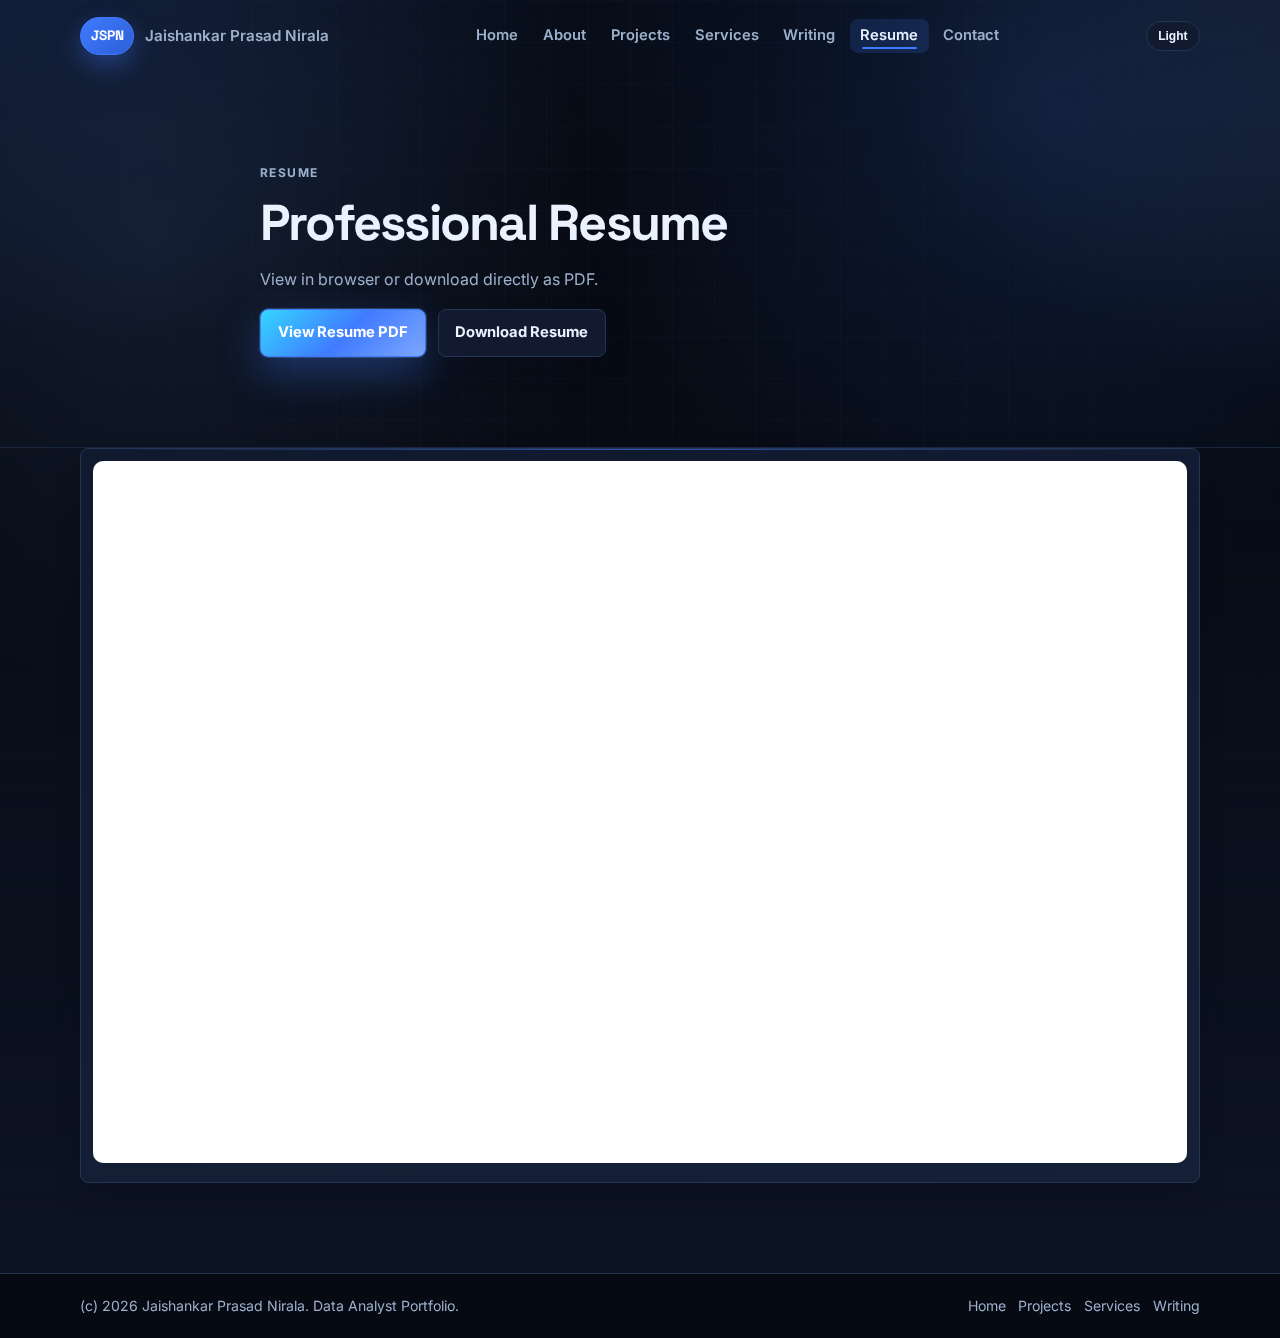
<file: resume.html>
<!DOCTYPE html>
<html lang="en">
<head>
  <meta charset="UTF-8">
  <meta name="viewport" content="width=device-width, initial-scale=1.0">
  <title>Resume | Jaishankar Prasad Nirala</title>
  <meta name="description" content="Resume of Jaishankar Prasad Nirala - Data Analyst, MIS and Business Reporting.">
  <meta name="robots" content="index, follow">
  <meta name="theme-color" content="#0b1020">
  <link rel="canonical" href="https://jspn9400.github.io/portpholio/resume.html">
  <link rel="alternate" hreflang="en" href="https://jspn9400.github.io/portpholio/resume.html">
  <link rel="alternate" hreflang="x-default" href="https://jspn9400.github.io/portpholio/resume.html">
  <meta property="og:type" content="website">
  <meta property="og:locale" content="en_US">
  <meta property="og:site_name" content="JSPN Portfolio">
  <meta property="og:title" content="Resume | Jaishankar Prasad Nirala">
  <meta property="og:description" content="View or download the resume of Jaishankar Prasad Nirala, Data Analyst and MIS reporting specialist.">
  <meta property="og:url" content="https://jspn9400.github.io/portpholio/resume.html">
  <meta property="og:image" content="https://jspn9400.github.io/portpholio/assets/others/IMG_20260103_113121168.jpg">
  <meta name="twitter:card" content="summary_large_image">
  <meta name="twitter:title" content="Resume | Jaishankar Prasad Nirala">
  <meta name="twitter:description" content="Data Analyst resume with SQL, Python, Power BI, and reporting automation experience.">
  <meta name="twitter:image" content="https://jspn9400.github.io/portpholio/assets/others/IMG_20260103_113121168.jpg">
  <script type="application/ld+json">
  {"@context":"https://schema.org","@type":"WebPage","name":"Resume | Jaishankar Prasad Nirala","url":"https://jspn9400.github.io/portpholio/resume.html","description":"View or download the resume of Jaishankar Prasad Nirala, Data Analyst and MIS reporting specialist.","inLanguage":"en"}
  </script>
  <link rel="preconnect" href="https://fonts.googleapis.com">
  <link rel="preconnect" href="https://fonts.gstatic.com" crossorigin>
  <link href="https://fonts.googleapis.com/css2?family=Inter:wght@400;500;600;700;800&family=Space+Grotesk:wght@600;700&display=swap" rel="stylesheet">
  <link rel="stylesheet" href="assets/css/style.css?v=20260224.1">
  <script src="assets/js/script.js?v=20260224.1" defer></script>
</head>
<body data-page="resume">
  <header class="site-header">
    <div class="container nav-container">
      <a class="brand" href="index.html" aria-label="Go to homepage">
        <span class="brand-mark">JSPN</span>
        <span class="brand-text">Jaishankar Prasad Nirala</span>
      </a>

      <button class="hamburger" id="hamburger" aria-label="Toggle navigation" aria-expanded="false" aria-controls="main-nav">
        <span></span>
        <span></span>
        <span></span>
      </button>

      <nav class="main-nav" id="main-nav" aria-label="Main navigation">
        <a class="nav-link" href="index.html#home">Home</a>
        <a class="nav-link" href="index.html#about">About</a>
        <a class="nav-link" href="projects.html">Projects</a>
        <a class="nav-link" href="freelance.html">Services</a>
        <a class="nav-link" href="writing.html">Writing</a>
        <a class="nav-link" href="resume.html">Resume</a>
        <a class="nav-link" href="index.html#contact">Contact</a>
      </nav>

      <button class="theme-toggle" id="theme-toggle" aria-label="Toggle light and dark theme">
        <span id="theme-toggle-icon">Moon</span>
      </button>
    </div>
  </header>

  <main>
    <section class="section">
      <div class="container section-head reveal">
        <p class="eyebrow">Resume</p>
        <h1>Professional Resume</h1>
        <p>View in browser or download directly as PDF.</p>
        <div class="hero-actions" style="margin-top:1rem;">
          <a class="btn btn-primary" href="assets/others/resume.pdf" target="_blank" rel="noreferrer">View Resume PDF</a>
          <a class="btn btn-secondary" href="assets/others/resume.pdf" download>Download Resume</a>
        </div>
      </div>
    </section>

    <section class="section section-muted" style="padding-top:0;">
      <div class="container reveal">
        <div class="resume-frame-wrap">
          <iframe
            class="resume-frame"
            src="assets/others/resume.pdf"
            title="Jaishankar Prasad Nirala Resume PDF"
            loading="lazy">
          </iframe>
        </div>
      </div>
    </section>
  </main>

  <footer class="site-footer">
    <div class="container footer-wrap">
      <p>(c) 2026 Jaishankar Prasad Nirala. Data Analyst Portfolio.</p>
      <div class="footer-links">
        <a href="index.html">Home</a>
        <a href="projects.html">Projects</a>
        <a href="freelance.html">Services</a>
        <a href="writing.html">Writing</a>
      </div>
    </div>
  </footer>
</body>
</html>
</file>
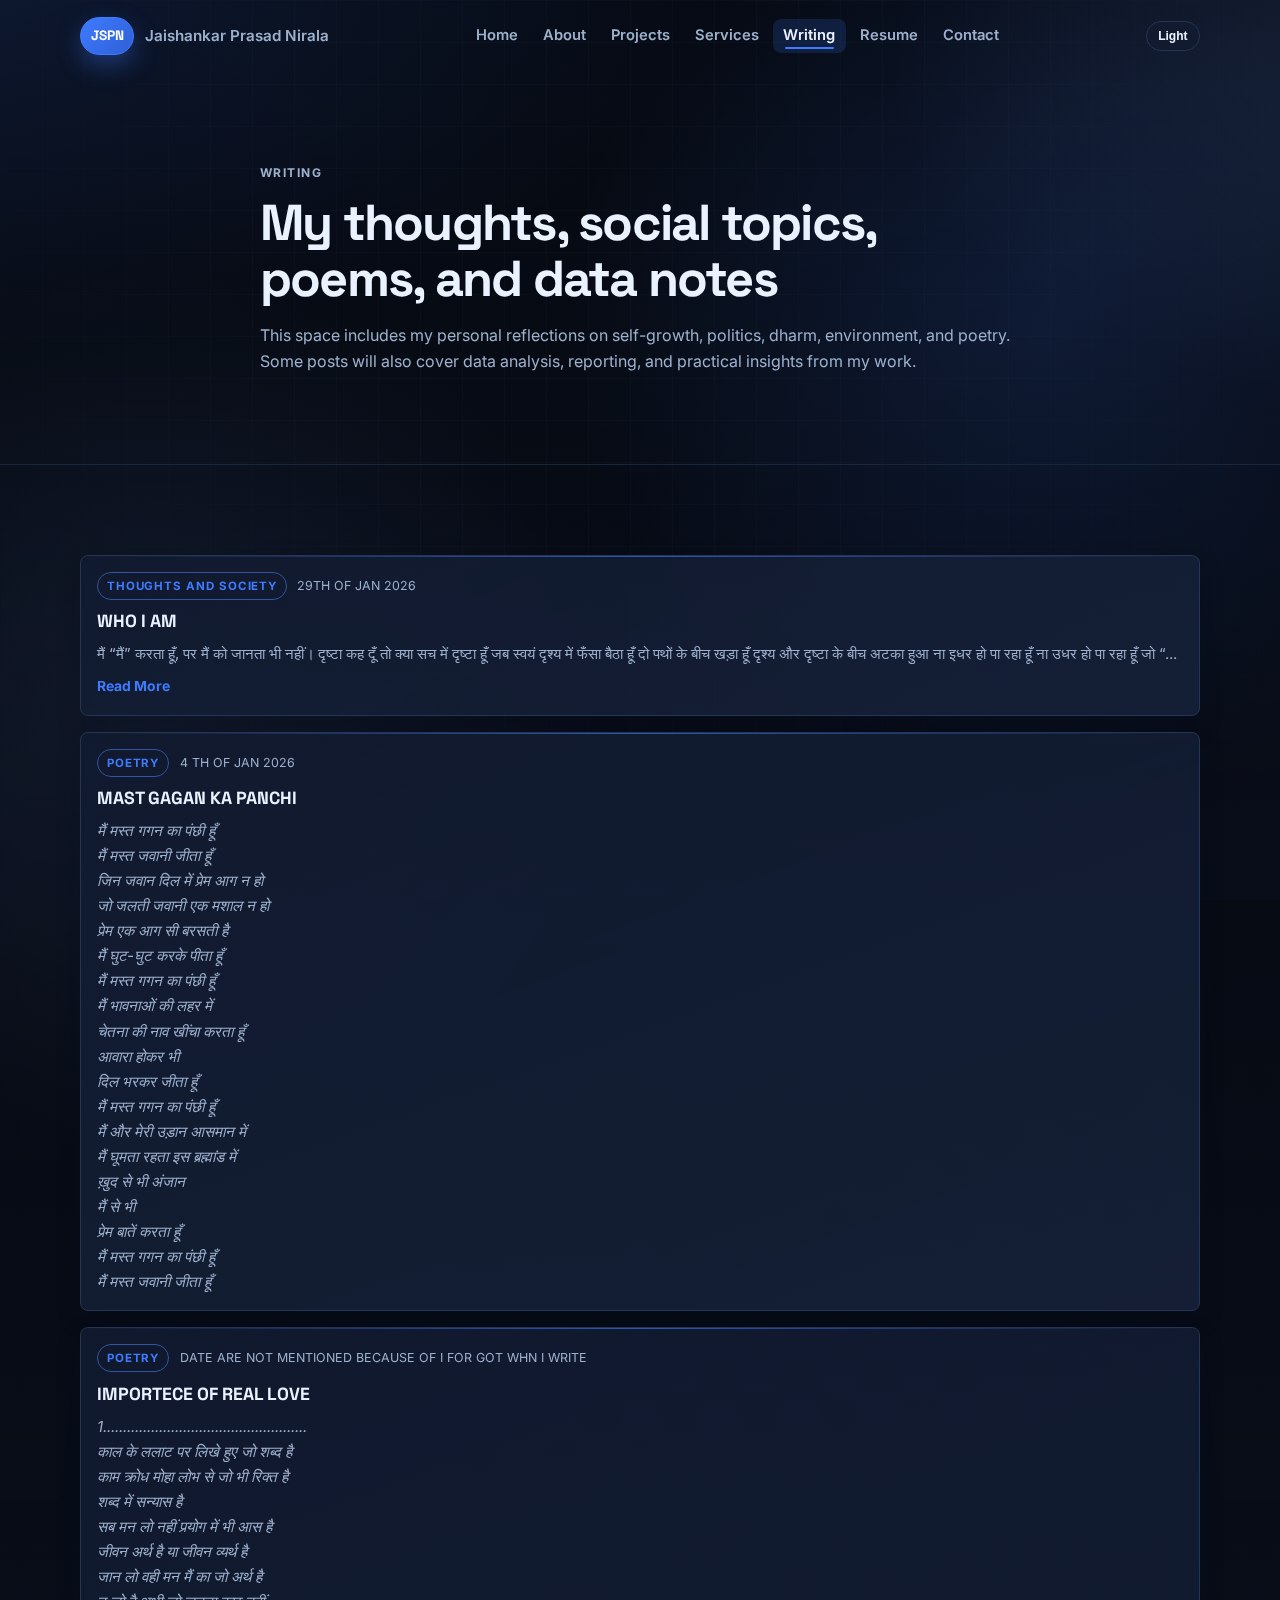
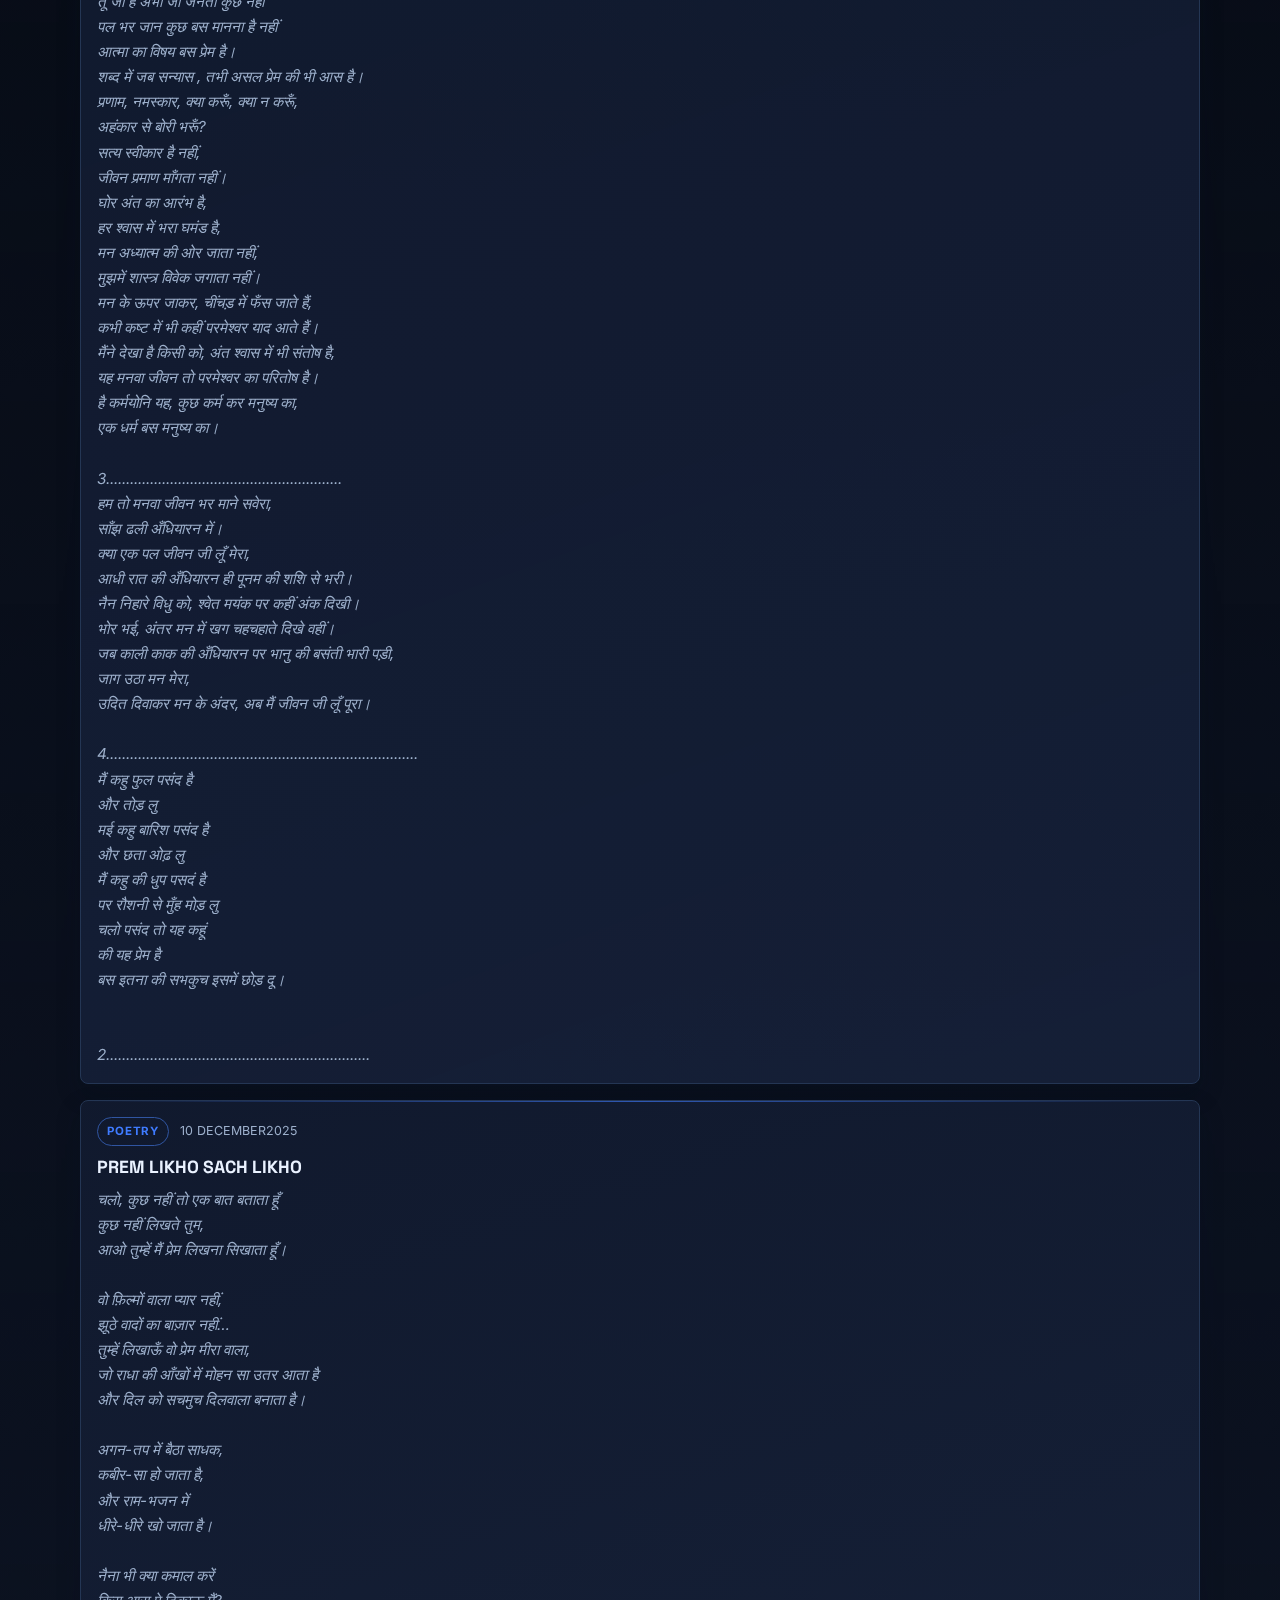
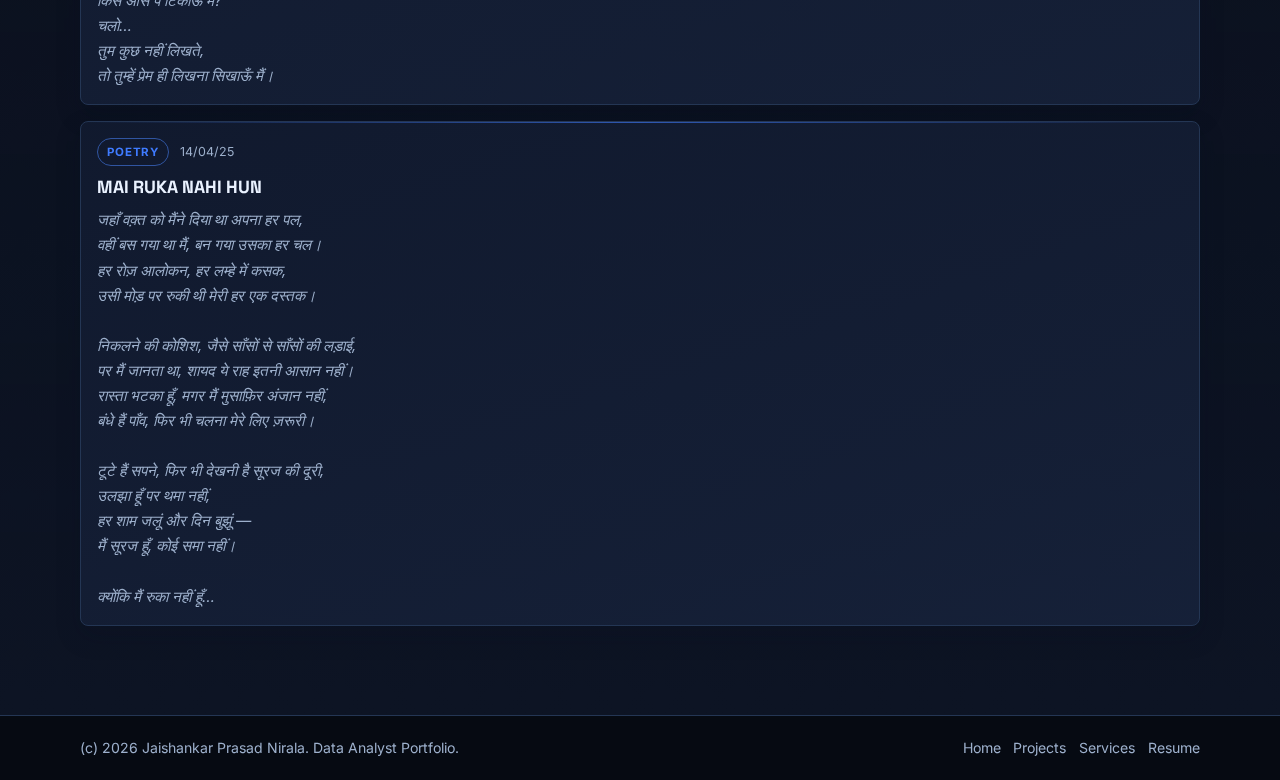
<file: writing.html>
<!DOCTYPE html>
<html lang="en">
<head>
  <meta charset="UTF-8">
  <meta name="viewport" content="width=device-width, initial-scale=1.0">
  <title>Writing | Jaishankar Prasad Nirala</title>
  <meta name="description" content="Personal writing by Jaishankar Prasad Nirala on thoughts, society, politics, dharm, environment, poems, and data analysis.">
  <meta name="keywords" content="personal blog, thoughts, politics writing, dharm, environment, poems, analytics writing, Jaishankar Prasad Nirala" />
  <meta name="robots" content="index, follow">
  <meta name="theme-color" content="#0b1020">
  <link rel="canonical" href="https://jspn9400.github.io/portpholio/writing.html" />
  <link rel="alternate" hreflang="en" href="https://jspn9400.github.io/portpholio/writing.html" />
  <link rel="alternate" hreflang="x-default" href="https://jspn9400.github.io/portpholio/writing.html" />
  <meta property="og:type" content="website">
  <meta property="og:locale" content="en_US">
  <meta property="og:site_name" content="JSPN Portfolio">
  <meta property="og:title" content="Writing | Jaishankar Prasad Nirala">
  <meta property="og:description" content="Writing across personal thoughts, society, politics, dharm, environment, poetry, and practical data analysis.">
  <meta property="og:url" content="https://jspn9400.github.io/portpholio/writing.html">
  <meta property="og:image" content="https://jspn9400.github.io/portpholio/assets/others/IMG_20260103_113121168.jpg">
  <meta name="twitter:card" content="summary_large_image">
  <meta name="twitter:title" content="Writing | Jaishankar Prasad Nirala">
  <meta name="twitter:description" content="Thoughts, social commentary, poems, and practical analytics writing in one place." />
  <meta name="twitter:image" content="https://jspn9400.github.io/portpholio/assets/others/IMG_20260103_113121168.jpg">
  <script type="application/ld+json">
  {"@context":"https://schema.org","@type":"WebPage","name":"Writing | Jaishankar Prasad Nirala","url":"https://jspn9400.github.io/portpholio/writing.html","description":"Personal writing on thoughts, society, politics, dharm, environment, poems, and data analysis.","inLanguage":"en"}
  </script>
  <link rel="preconnect" href="https://fonts.googleapis.com">
  <link rel="preconnect" href="https://fonts.gstatic.com" crossorigin>
  <link href="https://fonts.googleapis.com/css2?family=Inter:wght@400;500;600;700;800&family=Space+Grotesk:wght@600;700&display=swap" rel="stylesheet">
  <link rel="stylesheet" href="assets/css/style.css?v=20260224.3">
  <script src="assets/js/script.js?v=20260224.3" defer></script>
  <script src="assets/js/writing.js?v=20260224.4" defer></script>
</head>
<body data-page="writing">
  <header class="site-header">
    <div class="container nav-container">
      <a class="brand" href="index.html" aria-label="Go to homepage">
        <span class="brand-mark">JSPN</span>
        <span class="brand-text">Jaishankar Prasad Nirala</span>
      </a>

      <button class="hamburger" id="hamburger" aria-label="Toggle navigation" aria-expanded="false" aria-controls="main-nav">
        <span></span>
        <span></span>
        <span></span>
      </button>

      <nav class="main-nav" id="main-nav" aria-label="Main navigation">
        <a class="nav-link" href="index.html#home">Home</a>
        <a class="nav-link" href="index.html#about">About</a>
        <a class="nav-link" href="projects.html">Projects</a>
        <a class="nav-link" href="freelance.html">Services</a>
        <a class="nav-link" href="writing.html">Writing</a>
        <a class="nav-link" href="resume.html">Resume</a>
        <a class="nav-link" href="index.html#contact">Contact</a>
      </nav>

      <button class="theme-toggle" id="theme-toggle" aria-label="Toggle light and dark theme">
        <span id="theme-toggle-icon">Moon</span>
      </button>
    </div>
  </header>

  <main>
    <section class="section">
      <div class="container section-head reveal">
        <p class="eyebrow">Writing</p>
        <h1>My thoughts, social topics, poems, and data notes</h1>
        <p>
          This space includes my personal reflections on self-growth, politics, dharm, environment, and poetry.
          Some posts will also cover data analysis, reporting, and practical insights from my work.
        </p>
      </div>
    </section>

    <section class="section section-muted">
      <div class="container">
        <div id="blogArticlesContainer" class="blog-grid reveal"></div>
      </div>
    </section>
  </main>

  <footer class="site-footer">
    <div class="container footer-wrap">
      <p>(c) 2026 Jaishankar Prasad Nirala. Data Analyst Portfolio.</p>
      <div class="footer-links">
        <a href="index.html">Home</a>
        <a href="projects.html">Projects</a>
        <a href="freelance.html">Services</a>
        <a href="resume.html">Resume</a>
      </div>
    </div>
  </footer>
</body>
</html>
</file>
<file: assets/css/style.css>
:root {
  --font-body: "Inter", sans-serif;
  --font-display: "Space Grotesk", sans-serif;

  --bg: #060a12;
  --bg-muted: #0d1424;
  --surface: #111a2f;
  --surface-soft: #18243e;
  --text: #eaf2ff;
  --text-muted: #9db0cc;
  --accent: #3f7bff;
  --accent-strong: #2e5fd6;
  --accent-alt: #7ea7ff;
  --border: #243654;
  --shadow: 0 16px 40px rgba(5, 10, 24, 0.4);
  --shadow-soft: 0 10px 24px rgba(8, 14, 30, 0.22);

  --container: 1120px;
  --radius: 14px;
}

html.light {
  --bg: #f4f7fc;
  --bg-muted: #eaf2f7;
  --surface: #ffffff;
  --surface-soft: #f4fbf9;
  --text: #11192f;
  --text-muted: #59627d;
  --accent: #2f6be8;
  --accent-strong: #1e56ca;
  --accent-alt: #4f89ff;
  --border: #d5def0;
  --shadow: 0 14px 30px rgba(18, 38, 70, 0.12);
}

* {
  box-sizing: border-box;
}

html {
  scroll-behavior: smooth;
}

body {
  margin: 0;
  font-family: var(--font-body);
  background: var(--bg);
  color: var(--text);
  line-height: 1.6;
  position: relative;
}

body::before {
  content: "";
  position: fixed;
  inset: 0;
  pointer-events: none;
  z-index: -1;
  background:
    radial-gradient(90rem 46rem at -10% -10%, color-mix(in srgb, var(--accent) 16%, transparent), transparent 62%),
    radial-gradient(58rem 34rem at 115% 8%, color-mix(in srgb, var(--accent-alt) 14%, transparent), transparent 63%),
    linear-gradient(180deg, transparent 0%, color-mix(in srgb, var(--bg-muted) 35%, transparent) 100%);
  animation: bgPulse 14s ease-in-out infinite alternate;
}

body::after {
  content: "";
  position: fixed;
  inset: 0;
  pointer-events: none;
  z-index: -1;
  opacity: 0.22;
  background-image: linear-gradient(to right, color-mix(in srgb, var(--border) 50%, transparent) 1px, transparent 1px),
    linear-gradient(to bottom, color-mix(in srgb, var(--border) 50%, transparent) 1px, transparent 1px);
  background-size: 42px 42px;
  mask-image: radial-gradient(circle at 50% 20%, #000 45%, transparent 85%);
}

a {
  color: inherit;
  text-decoration: none;
}

img {
  display: block;
  max-width: 100%;
}

.container {
  width: min(100% - 2rem, var(--container));
  margin-inline: auto;
}

.section {
  padding: 5.6rem 0;
}

.section + .section {
  border-top: 1px solid color-mix(in srgb, var(--border) 55%, transparent);
}

.section-muted {
  background: linear-gradient(180deg, transparent 0%, var(--bg-muted) 100%);
}

.eyebrow {
  margin: 0 0 0.8rem;
  color: var(--accent);
  letter-spacing: 0.12em;
  text-transform: uppercase;
  font-size: 0.75rem;
  font-weight: 700;
}

h1,
h2,
h3 {
  font-family: var(--font-display);
  line-height: 1.2;
  margin: 0;
}

p {
  margin: 0;
}

.section-head {
  max-width: 760px;
}

.section-head h1,
.section-head h2 {
  margin-bottom: 1rem;
  font-size: clamp(2rem, 4.8vw, 3.15rem);
  letter-spacing: -0.02em;
  line-height: 1.12;
}

.section-head p {
  color: var(--text-muted);
}

.site-header {
  position: sticky;
  top: 0;
  z-index: 1000;
  background: transparent;
  border-bottom: 1px solid transparent;
  transition: background-color 0.28s ease, border-color 0.28s ease, box-shadow 0.28s ease;
}

.site-header.scrolled {
  background: color-mix(in srgb, var(--bg) 82%, transparent);
  border-color: var(--border);
  box-shadow: 0 14px 42px rgba(2, 6, 18, 0.45);
  backdrop-filter: blur(12px);
}

html.light .site-header.scrolled {
  background: rgba(244, 247, 252, 0.92);
}

.nav-container {
  display: grid;
  grid-template-columns: auto 1fr auto;
  align-items: center;
  gap: 0.75rem;
  min-height: 72px;
}

.brand {
  display: flex;
  align-items: center;
  gap: 0.7rem;
}

.brand-mark {
  font-family: var(--font-display);
  font-weight: 700;
  font-size: 0.85rem;
  padding: 0.45rem 0.6rem;
  border: 1px solid var(--accent);
  border-radius: 999px;
  color: #fff;
  background: linear-gradient(135deg, var(--accent), var(--accent-strong));
  box-shadow: 0 10px 24px color-mix(in srgb, var(--accent) 35%, transparent);
}

html.light .brand-mark {
  color: #fff;
}

.brand-text {
  font-size: 0.95rem;
  font-weight: 600;
  color: var(--text-muted);
  white-space: nowrap;
}

.main-nav {
  justify-self: center;
  display: flex;
  align-items: center;
  gap: 0.2rem;
  flex-wrap: nowrap;
  white-space: nowrap;
}

.nav-link {
  position: relative;
  padding: 0.5rem 0.68rem;
  font-size: 0.92rem;
  font-weight: 600;
  line-height: 1.2;
  color: var(--text-muted);
  border-radius: 8px;
  transition: color 0.2s ease, background-color 0.2s ease;
}

.nav-link:hover,
.nav-link.active {
  color: var(--text);
  background: color-mix(in srgb, var(--accent) 16%, transparent);
}

.nav-link::after {
  content: "";
  position: absolute;
  left: 0.75rem;
  right: 0.75rem;
  bottom: 0.25rem;
  height: 2px;
  border-radius: 999px;
  background: var(--accent);
  transform: scaleX(0);
  transform-origin: left;
  transition: transform 0.2s ease;
}

.nav-link:hover::after,
.nav-link.active::after {
  transform: scaleX(1);
}

.theme-toggle {
  justify-self: end;
  border: 1px solid var(--border);
  background: var(--surface);
  color: var(--text);
  border-radius: 999px;
  font-size: 0.75rem;
  font-weight: 700;
  padding: 0.45rem 0.72rem;
  cursor: pointer;
}

.hamburger {
  display: none;
  flex-direction: column;
  justify-content: center;
  gap: 0.28rem;
  border: 0;
  background: transparent;
  padding: 0.25rem;
}

.hamburger span {
  width: 1.3rem;
  height: 2px;
  background: var(--text);
  border-radius: 999px;
}

.hero {
  position: relative;
  overflow: clip;
  min-height: calc(100vh - 72px);
  display: grid;
  align-items: center;
}

.hero-gradient {
  position: absolute;
  inset: 0;
  z-index: -1;
  background: radial-gradient(80% 100% at 70% 10%, rgba(79, 140, 255, 0.22) 0%, transparent 65%),
    radial-gradient(60% 80% at 15% 30%, rgba(93, 224, 255, 0.12) 0%, transparent 65%);
}

.hero-grid {
  display: grid;
  grid-template-columns: 1.15fr 0.85fr;
  gap: 2.8rem;
  align-items: center;
}

.hero-copy h1 {
  font-size: clamp(2rem, 5vw, 3.4rem);
  margin-bottom: 1rem;
  max-width: 15ch;
  color: var(--text);
}

@supports ((-webkit-background-clip: text) or (background-clip: text)) {
  .hero-copy h1 {
    background: linear-gradient(135deg, var(--text) 0%, color-mix(in srgb, var(--accent) 55%, var(--text)) 100%);
    -webkit-background-clip: text;
    background-clip: text;
    color: transparent;
  }
}

.hero-summary {
  color: var(--text-muted);
  max-width: 58ch;
  margin-bottom: 1rem;
  font-size: 1.06rem;
}

.impact-line {
  margin-bottom: 1.6rem;
  color: var(--text);
  border-left: 3px solid var(--accent);
  padding-left: 0.75rem;
}

.hero-actions {
  display: flex;
  gap: 0.75rem;
  flex-wrap: wrap;
}

.btn {
  display: inline-flex;
  align-items: center;
  justify-content: center;
  border-radius: 10px;
  padding: 0.72rem 1.05rem;
  font-size: 0.92rem;
  font-weight: 700;
  border: 1px solid transparent;
  transition: transform 0.2s ease, box-shadow 0.2s ease, background-color 0.2s ease, border-color 0.2s ease;
}

.btn:hover {
  transform: translateY(-2px);
}

.btn-primary {
  background: linear-gradient(135deg, var(--accent), var(--accent-strong));
  border-color: var(--accent);
  color: #fff;
  box-shadow: 0 12px 28px color-mix(in srgb, var(--accent) 35%, transparent);
}

.btn-primary:hover {
  background: var(--accent-strong);
}

.btn-secondary {
  background: var(--surface);
  border-color: var(--border);
  color: var(--text);
  box-shadow: var(--shadow-soft);
}

.btn-secondary:hover {
  border-color: color-mix(in srgb, var(--accent) 45%, var(--border));
}

.hero-media {
  display: grid;
  gap: 1rem;
  justify-items: end;
}

.profile-image {
  width: 100%;
  max-width: 320px;
  border-radius: 20px;
  border: 1px solid color-mix(in srgb, var(--accent) 45%, var(--border));
  box-shadow: var(--shadow);
  transition: transform 0.25s ease;
}

.profile-image:hover {
  transform: translateY(-6px) scale(1.01);
}

.hero-metrics {
  display: grid;
  grid-template-columns: 1fr 1fr;
  gap: 0.75rem;
}

.metric-card {
  background: linear-gradient(150deg, var(--surface) 0%, var(--surface-soft) 100%);
  border: 1px solid var(--border);
  border-radius: var(--radius);
  padding: 0.9rem;
  box-shadow: var(--shadow-soft);
  transition: transform 0.2s ease, border-color 0.2s ease;
}

.metric-card:hover {
  transform: translateY(-3px);
  border-color: color-mix(in srgb, var(--accent) 48%, var(--border));
}

.metric-card h3 {
  color: var(--accent);
  font-size: 1.4rem;
  margin-bottom: 0.35rem;
  letter-spacing: -0.01em;
}

.metric-card p {
  font-size: 0.82rem;
  color: var(--text-muted);
}

.impact-list {
  margin-top: 1.8rem;
  display: grid;
  gap: 1rem;
  grid-template-columns: repeat(2, minmax(0, 1fr));
}

.impact-item {
  background: linear-gradient(160deg, var(--surface) 0%, var(--surface-soft) 100%);
  border: 1px solid var(--border);
  border-radius: var(--radius);
  padding: 1.1rem 1rem;
  box-shadow: var(--shadow-soft);
  transition: transform 0.2s ease, border-color 0.2s ease;
}

.impact-item:hover {
  transform: translateY(-3px);
  border-color: color-mix(in srgb, var(--accent) 48%, var(--border));
}

.impact-item h3 {
  margin-bottom: 0.45rem;
  font-size: 1rem;
}

.impact-item p {
  color: var(--text-muted);
  font-size: 0.92rem;
}

.skills-grid {
  margin-top: 1.5rem;
  display: grid;
  gap: 1rem;
  grid-template-columns: repeat(3, minmax(0, 1fr));
}

.chip-card {
  background: var(--surface);
  border: 1px solid var(--border);
  padding: 0.9rem;
  border-radius: 10px;
  font-size: 0.9rem;
  color: var(--text-muted);
}

.skill-card-strong {
  background: linear-gradient(165deg, var(--surface) 0%, var(--surface-soft) 100%);
  border: 1px solid var(--border);
  border-radius: 14px;
  padding: 1rem;
  box-shadow: var(--shadow-soft);
  transition: transform 0.22s ease, border-color 0.22s ease, box-shadow 0.22s ease;
}

.skill-card-strong:hover {
  transform: translateY(-4px);
  border-color: color-mix(in srgb, var(--accent) 55%, var(--border));
  box-shadow: 0 20px 36px rgba(10, 18, 35, 0.45);
}

.skill-card-head {
  display: flex;
  align-items: center;
  justify-content: space-between;
  gap: 0.5rem;
  margin-bottom: 0.75rem;
}

.skill-card-head h3 {
  font-size: 1rem;
}

.skill-level {
  font-size: 0.72rem;
  font-weight: 700;
  letter-spacing: 0.05em;
  text-transform: uppercase;
  color: var(--accent);
  border: 1px solid color-mix(in srgb, var(--accent) 45%, var(--border));
  border-radius: 999px;
  padding: 0.2rem 0.55rem;
  white-space: nowrap;
}

.skill-points {
  margin: 0;
  padding-left: 1rem;
  display: grid;
  gap: 0.45rem;
}

.skill-points li {
  color: var(--text-muted);
  font-size: 0.87rem;
  line-height: 1.45;
}

.skill-proof {
  margin-top: 0.8rem;
  font-size: 0.82rem;
  color: var(--accent);
  font-weight: 600;
}

.proof-grid {
  margin-top: 1.5rem;
  display: grid;
  gap: 1rem;
  grid-template-columns: repeat(2, minmax(0, 1fr));
}

.proof-card {
  background: linear-gradient(165deg, var(--surface) 0%, var(--surface-soft) 100%);
  border: 1px solid var(--border);
  border-radius: var(--radius);
  padding: 1rem;
  box-shadow: var(--shadow);
  transition: transform 0.2s ease, border-color 0.2s ease;
}

.proof-card:hover {
  transform: translateY(-3px);
  border-color: color-mix(in srgb, var(--accent) 48%, var(--border));
}

.proof-card h3 {
  font-size: 1.02rem;
  margin-bottom: 0.45rem;
}

.proof-card p {
  color: var(--text-muted);
  font-size: 0.9rem;
}

.workflow-grid {
  margin-top: 1.5rem;
  display: grid;
  gap: 1rem;
  grid-template-columns: repeat(4, minmax(0, 1fr));
}

.workflow-step {
  background: var(--surface);
  border: 1px solid var(--border);
  border-radius: var(--radius);
  padding: 1rem;
}

.step-no {
  display: inline-block;
  margin-bottom: 0.55rem;
  padding: 0.2rem 0.45rem;
  border-radius: 999px;
  font-size: 0.72rem;
  letter-spacing: 0.05em;
  font-weight: 700;
  color: var(--accent);
  border: 1px solid color-mix(in srgb, var(--accent) 50%, var(--border));
}

.workflow-step h3 {
  font-size: 0.98rem;
  margin-bottom: 0.45rem;
}

.workflow-step p {
  font-size: 0.88rem;
  color: var(--text-muted);
}

.contact-section {
  border-top: 1px solid var(--border);
}

.contact-grid {
  display: grid;
  grid-template-columns: 1fr 1fr;
  gap: 1.5rem;
  align-items: start;
}

.contact-copy h2 {
  margin-bottom: 1rem;
  font-size: clamp(1.4rem, 3vw, 2rem);
}

.contact-copy p {
  color: var(--text-muted);
  margin-bottom: 1rem;
}

.contact-points {
  margin: 0;
  padding-left: 1.1rem;
  color: var(--text-muted);
}

.contact-form {
  background: var(--surface);
  border: 1px solid var(--border);
  border-radius: var(--radius);
  padding: 1rem;
  display: grid;
  gap: 0.85rem;
}

.contact-form label {
  display: grid;
  gap: 0.35rem;
  font-size: 0.86rem;
  font-weight: 600;
}

.contact-form input,
.contact-form textarea {
  width: 100%;
  background: var(--surface-soft);
  color: var(--text);
  border: 1px solid var(--border);
  border-radius: 10px;
  padding: 0.72rem;
  font: inherit;
}

.contact-form input:focus,
.contact-form textarea:focus {
  outline: 2px solid color-mix(in srgb, var(--accent) 30%, transparent);
  outline-offset: 0;
}

.form-note {
  font-size: 0.85rem;
  color: var(--text-muted);
}

.form-note.error {
  color: #ff8d8d;
}

.form-note.success {
  color: #7bd7a4;
}

.contact-links-card {
  background: linear-gradient(160deg, var(--surface) 0%, var(--surface-soft) 100%);
  border: 1px solid var(--border);
  border-radius: var(--radius);
  padding: 1rem;
  display: grid;
  gap: 0.65rem;
  align-content: start;
  box-shadow: var(--shadow);
}

.contact-links-card h3 {
  font-size: 1.05rem;
  margin-bottom: 0.25rem;
}

.contact-link-item {
  display: block;
  padding: 0.7rem 0.8rem;
  border-radius: 10px;
  border: 1px solid var(--border);
  background: var(--surface-soft);
  color: var(--text);
  font-weight: 600;
  font-size: 0.9rem;
  transition: transform 0.2s ease, border-color 0.2s ease, background-color 0.2s ease;
}

.contact-link-item:hover {
  transform: translateY(-2px);
  border-color: color-mix(in srgb, var(--accent) 45%, var(--border));
  background: color-mix(in srgb, var(--accent) 10%, var(--surface-soft));
}

.project-hero {
  padding-bottom: 1rem;
}

.case-grid {
  display: grid;
  gap: 1rem;
}

.case-card {
  display: grid;
  grid-template-columns: 0.9fr 1.1fr;
  gap: 1rem;
  background: var(--surface);
  border: 1px solid var(--border);
  border-radius: var(--radius);
  padding: 1rem;
  box-shadow: var(--shadow-soft);
  transition: transform 0.2s ease, border-color 0.2s ease;
}

.case-card:hover {
  transform: translateY(-4px);
  border-color: color-mix(in srgb, var(--accent) 45%, var(--border));
}

.case-media {
  border-radius: 12px;
  border: 1px dashed color-mix(in srgb, var(--accent) 40%, var(--border));
  background: linear-gradient(135deg, var(--bg-muted), transparent);
  min-height: 220px;
  display: flex;
  align-items: center;
  justify-content: center;
  text-align: center;
  color: var(--text-muted);
  padding: 1rem;
}

.case-body h2 {
  font-size: 1.25rem;
  margin-bottom: 0.75rem;
}

.case-row {
  margin-bottom: 0.65rem;
  color: var(--text-muted);
  font-size: 0.93rem;
}

.case-row strong {
  color: var(--text);
}

.case-actions {
  margin-top: 1rem;
  display: flex;
  gap: 0.6rem;
  flex-wrap: wrap;
}

.blog-grid {
  display: grid;
  gap: 1rem;
}

.blog-card {
  background: linear-gradient(160deg, var(--surface) 0%, var(--surface-soft) 100%);
  border: 1px solid var(--border);
  border-radius: var(--radius);
  padding: 1rem;
  transition: transform 0.2s ease;
  box-shadow: var(--shadow-soft);
}

.blog-card:hover {
  transform: translateY(-4px);
}

.blog-meta {
  display: flex;
  align-items: center;
  gap: 0.65rem;
  margin-bottom: 0.7rem;
}

.tag {
  border-radius: 999px;
  border: 1px solid color-mix(in srgb, var(--accent) 45%, var(--border));
  color: var(--accent);
  font-size: 0.72rem;
  font-weight: 700;
  letter-spacing: 0.08em;
  text-transform: uppercase;
  padding: 0.24rem 0.55rem;
}

.date {
  color: var(--text-muted);
  font-size: 0.78rem;
}

.blog-card h2 {
  font-size: 1.1rem;
  margin-bottom: 0.55rem;
}

.blog-card p {
  color: var(--text-muted);
}

.blog-subheading {
  color: var(--text);
  font-weight: 600;
  margin-bottom: 0.55rem;
}

.blog-content {
  color: var(--text-muted);
  font-size: 0.95rem;
  line-height: 1.65;
}

.blog-content-poem {
  white-space: normal;
  font-style: italic;
}

.read-more {
  display: inline-block;
  margin-top: 0.75rem;
  color: var(--accent);
  font-weight: 700;
  font-size: 0.87rem;
  background: transparent;
  border: 0;
  padding: 0;
  cursor: pointer;
  font-family: inherit;
}

.site-footer {
  border-top: 1px solid var(--border);
  padding: 1.3rem 0;
}

.resume-frame-wrap {
  background: linear-gradient(160deg, var(--surface) 0%, var(--surface-soft) 100%);
  border: 1px solid var(--border);
  border-radius: var(--radius);
  padding: 0.75rem;
  box-shadow: var(--shadow-soft);
}

.resume-frame {
  width: 100%;
  min-height: 78vh;
  border: 0;
  border-radius: 10px;
  background: #fff;
}

.footer-wrap {
  display: flex;
  align-items: center;
  justify-content: space-between;
  gap: 0.8rem;
  flex-wrap: wrap;
  color: var(--text-muted);
  font-size: 0.88rem;
}

.footer-links {
  display: flex;
  gap: 0.8rem;
}

.footer-links a:hover {
  color: var(--accent);
}

.reveal {
  opacity: 0;
  transform: translateY(18px);
  transition: opacity 0.5s ease, transform 0.5s ease;
}

.reveal.visible {
  opacity: 1;
  transform: none;
}

.metric-card,
.impact-item,
.skill-card-strong,
.proof-card,
.workflow-step,
.case-card,
.blog-card,
.contact-links-card,
.resume-frame-wrap {
  position: relative;
  overflow: hidden;
}

.metric-card::before,
.impact-item::before,
.skill-card-strong::before,
.proof-card::before,
.workflow-step::before,
.case-card::before,
.blog-card::before,
.contact-links-card::before,
.resume-frame-wrap::before {
  content: "";
  position: absolute;
  left: 0;
  right: 0;
  top: 0;
  height: 1px;
  background: linear-gradient(90deg, transparent 0%, color-mix(in srgb, var(--accent) 70%, transparent) 50%, transparent 100%);
  opacity: 0.9;
}

@keyframes bgPulse {
  0% {
    filter: saturate(1) hue-rotate(0deg);
  }
  100% {
    filter: saturate(1.08) hue-rotate(-8deg);
  }
}

@media (max-width: 1024px) {
  .hero-grid {
    grid-template-columns: 1fr;
  }

  .profile-image {
    max-width: 280px;
  }

  .hero-media {
    justify-items: start;
  }

  .impact-list {
    grid-template-columns: 1fr;
  }

  .skills-grid {
    grid-template-columns: repeat(2, minmax(0, 1fr));
  }

  .proof-grid {
    grid-template-columns: 1fr;
  }

  .workflow-grid {
    grid-template-columns: repeat(2, minmax(0, 1fr));
  }

  .contact-grid {
    grid-template-columns: 1fr;
  }

  .case-card {
    grid-template-columns: 1fr;
  }
}

@media (max-width: 920px) {
  .nav-container {
    grid-template-columns: 1fr auto auto;
  }

  .hamburger {
    display: inline-flex;
  }

  .main-nav {
    position: absolute;
    top: calc(100% + 1px);
    left: 0;
    right: 0;
    background: var(--surface);
    border-bottom: 1px solid var(--border);
    display: grid;
    gap: 0;
    max-height: 0;
    overflow: hidden;
    transition: max-height 0.25s ease;
    justify-self: stretch;
  }

  .main-nav.open {
    max-height: 440px;
  }

  .nav-link {
    border-radius: 0;
    padding: 0.85rem 1rem;
    border-top: 1px solid var(--border);
  }

  .brand-text {
    display: none;
  }
}

@media (max-width: 760px) {

  .section {
    padding: 4.2rem 0;
  }

  .hero-metrics {
    grid-template-columns: 1fr;
    width: 100%;
  }

  .skills-grid {
    grid-template-columns: 1fr;
  }

  .workflow-grid {
    grid-template-columns: 1fr;
  }

  .skill-card-head {
    flex-wrap: wrap;
  }

  .resume-frame {
    min-height: 68vh;
  }
}

@media (max-width: 520px) {
  .container {
    width: min(100% - 1.25rem, var(--container));
  }

  .nav-container {
    gap: 0.45rem;
    min-height: 64px;
  }

  .brand-mark {
    font-size: 0.78rem;
    padding: 0.38rem 0.52rem;
  }

  .theme-toggle {
    padding: 0.42rem 0.56rem;
  }

  .hero {
    min-height: auto;
    padding-top: 1rem;
  }

  .hero-actions,
  .case-actions {
    display: grid;
    grid-template-columns: 1fr;
  }

  .btn {
    width: 100%;
  }

  .footer-wrap,
  .footer-links {
    align-items: flex-start;
  }

  .footer-links {
    flex-wrap: wrap;
  }
}

/* Browser fallback when color-mix is not supported */
@supports not (color: color-mix(in srgb, #000 50%, #fff 50%)) {
  .site-header.scrolled {
    background: rgba(6, 10, 18, 0.92);
  }

  .nav-link:hover,
  .nav-link.active {
    background: rgba(63, 123, 255, 0.14);
  }

  .skill-card-strong:hover,
  .impact-item:hover,
  .proof-card:hover,
  .case-card:hover,
  .contact-link-item:hover {
    border-color: var(--accent);
  }
}

/* Premium cinematic system layer */
body {
  background:
    radial-gradient(circle at 82% 8%, color-mix(in srgb, var(--accent) 16%, transparent), transparent 30rem),
    radial-gradient(circle at 12% 18%, color-mix(in srgb, var(--accent-alt) 12%, transparent), transparent 28rem),
    var(--bg);
}

.site-header.scrolled {
  background: color-mix(in srgb, var(--bg) 76%, transparent);
}

.hero {
  min-height: calc(100vh - 72px);
  overflow: hidden;
  background:
    radial-gradient(circle at 72% 18%, color-mix(in srgb, var(--accent-alt) 20%, transparent), transparent 27rem),
    linear-gradient(135deg, color-mix(in srgb, var(--bg-muted) 72%, #061225), var(--bg) 70%);
}

.hero::before {
  content: "";
  position: absolute;
  inset: -15%;
  z-index: -1;
  background-image:
    linear-gradient(to right, color-mix(in srgb, var(--accent) 11%, transparent) 1px, transparent 1px),
    linear-gradient(to bottom, color-mix(in srgb, var(--accent) 9%, transparent) 1px, transparent 1px);
  background-size: 76px 76px;
  mask-image: radial-gradient(circle at 54% 32%, #000 0%, transparent 70%);
  animation: bgPulse 12s ease-in-out infinite alternate;
}

.hero-copy h1 {
  max-width: 12ch;
  font-size: clamp(3rem, 8vw, 6.2rem);
  line-height: 0.98;
  letter-spacing: -0.045em;
}

.hero-summary {
  font-size: 1.12rem;
}

.btn {
  border-radius: 8px;
}

.btn-primary {
  background: linear-gradient(135deg, #35d6ff, var(--accent) 52%, var(--accent-alt));
  box-shadow: 0 0 0 1px color-mix(in srgb, var(--accent-alt) 25%, transparent), 0 16px 42px color-mix(in srgb, var(--accent) 34%, transparent);
}

.btn-primary:hover {
  box-shadow: 0 0 24px color-mix(in srgb, var(--accent-alt) 44%, transparent), 0 22px 54px color-mix(in srgb, var(--accent) 42%, transparent);
}

.metric-card,
.impact-item,
.skill-card-strong,
.proof-card,
.workflow-step,
.case-card,
.blog-card,
.contact-links-card,
.resume-frame-wrap {
  border-radius: 8px;
  background: linear-gradient(160deg, color-mix(in srgb, var(--surface) 94%, transparent), color-mix(in srgb, var(--surface-soft) 78%, transparent));
  transition: transform 0.24s ease, border-color 0.24s ease, box-shadow 0.24s ease;
}

.metric-card:hover,
.impact-item:hover,
.skill-card-strong:hover,
.proof-card:hover,
.workflow-step:hover,
.case-card:hover,
.blog-card:hover,
.contact-links-card:hover {
  transform: translateY(-6px);
  border-color: var(--accent);
  box-shadow: var(--shadow);
}

.section {
  position: relative;
}

.section-head h1,
.section-head h2,
.contact-copy h2 {
  letter-spacing: -0.035em;
}

@media (max-width: 760px) {
  .hero-copy h1 {
    max-width: 11ch;
    font-size: clamp(2.55rem, 14vw, 4rem);
  }
}
</file>
